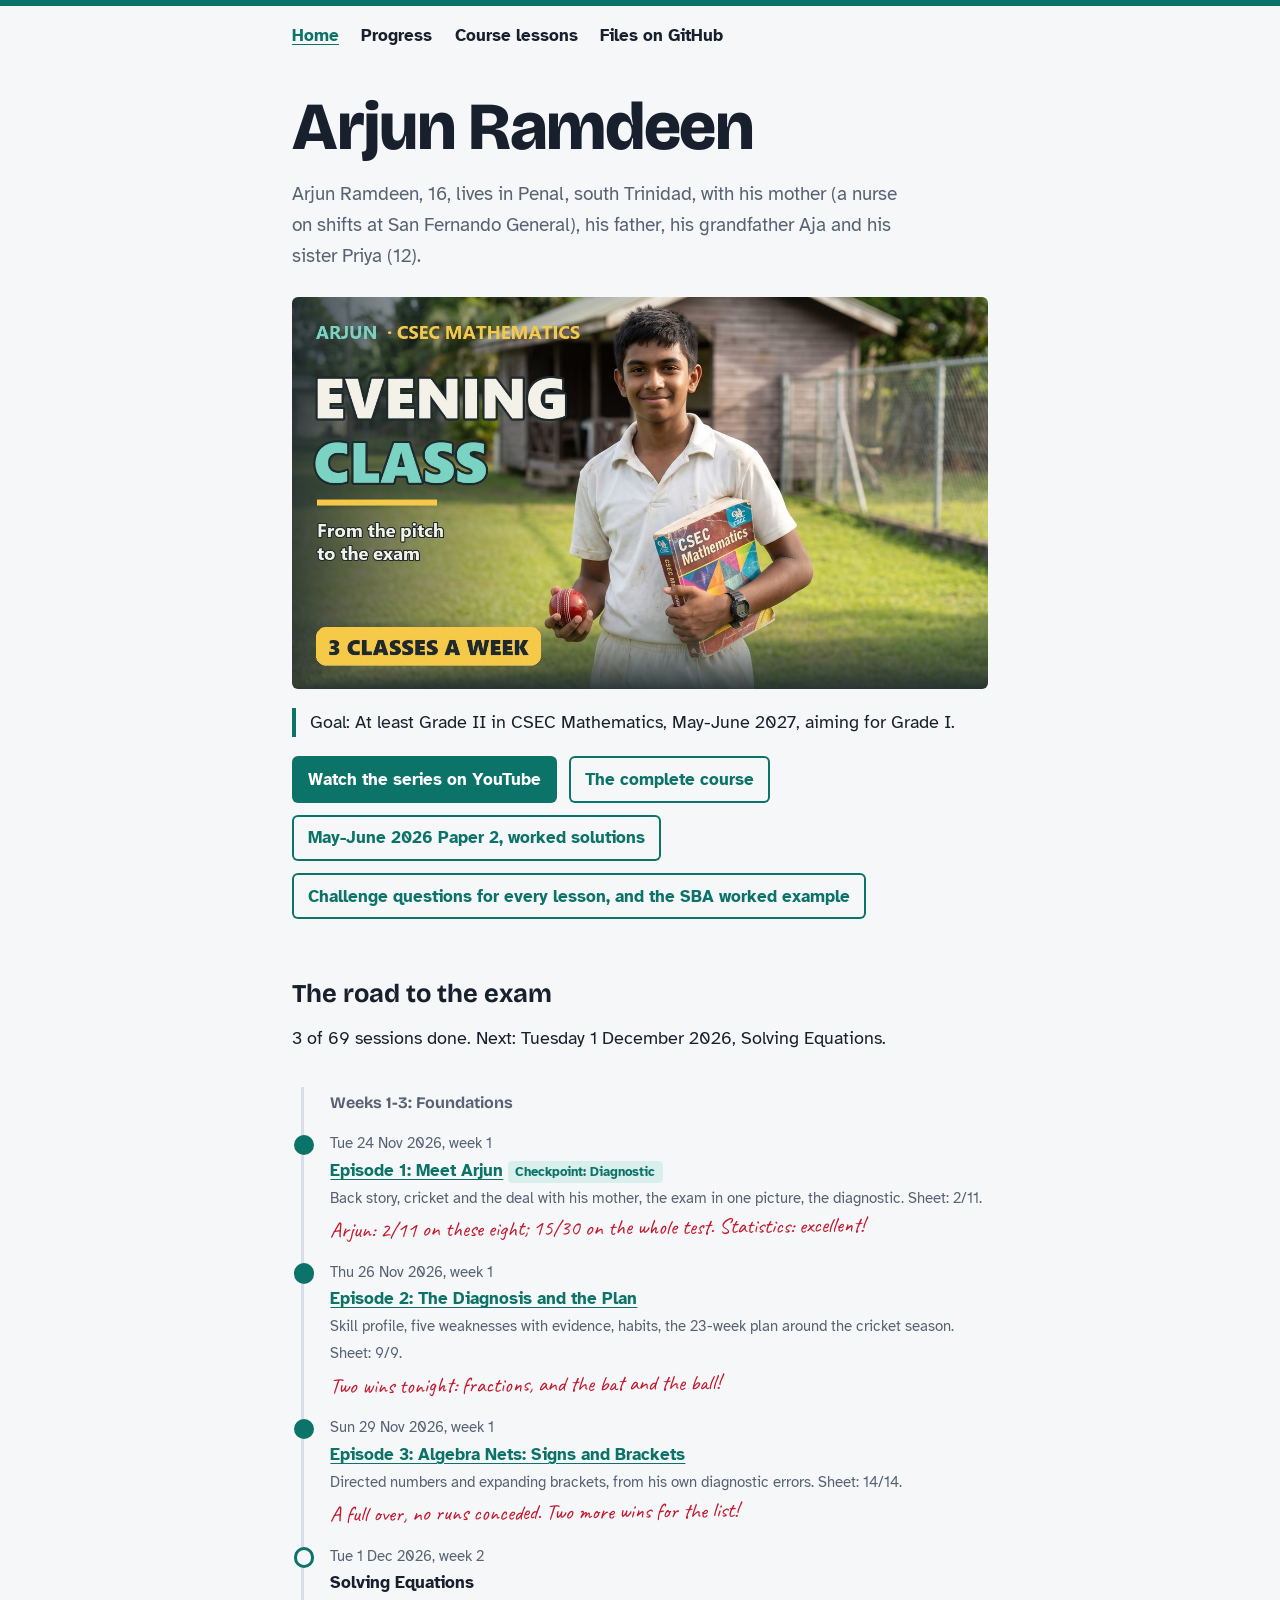
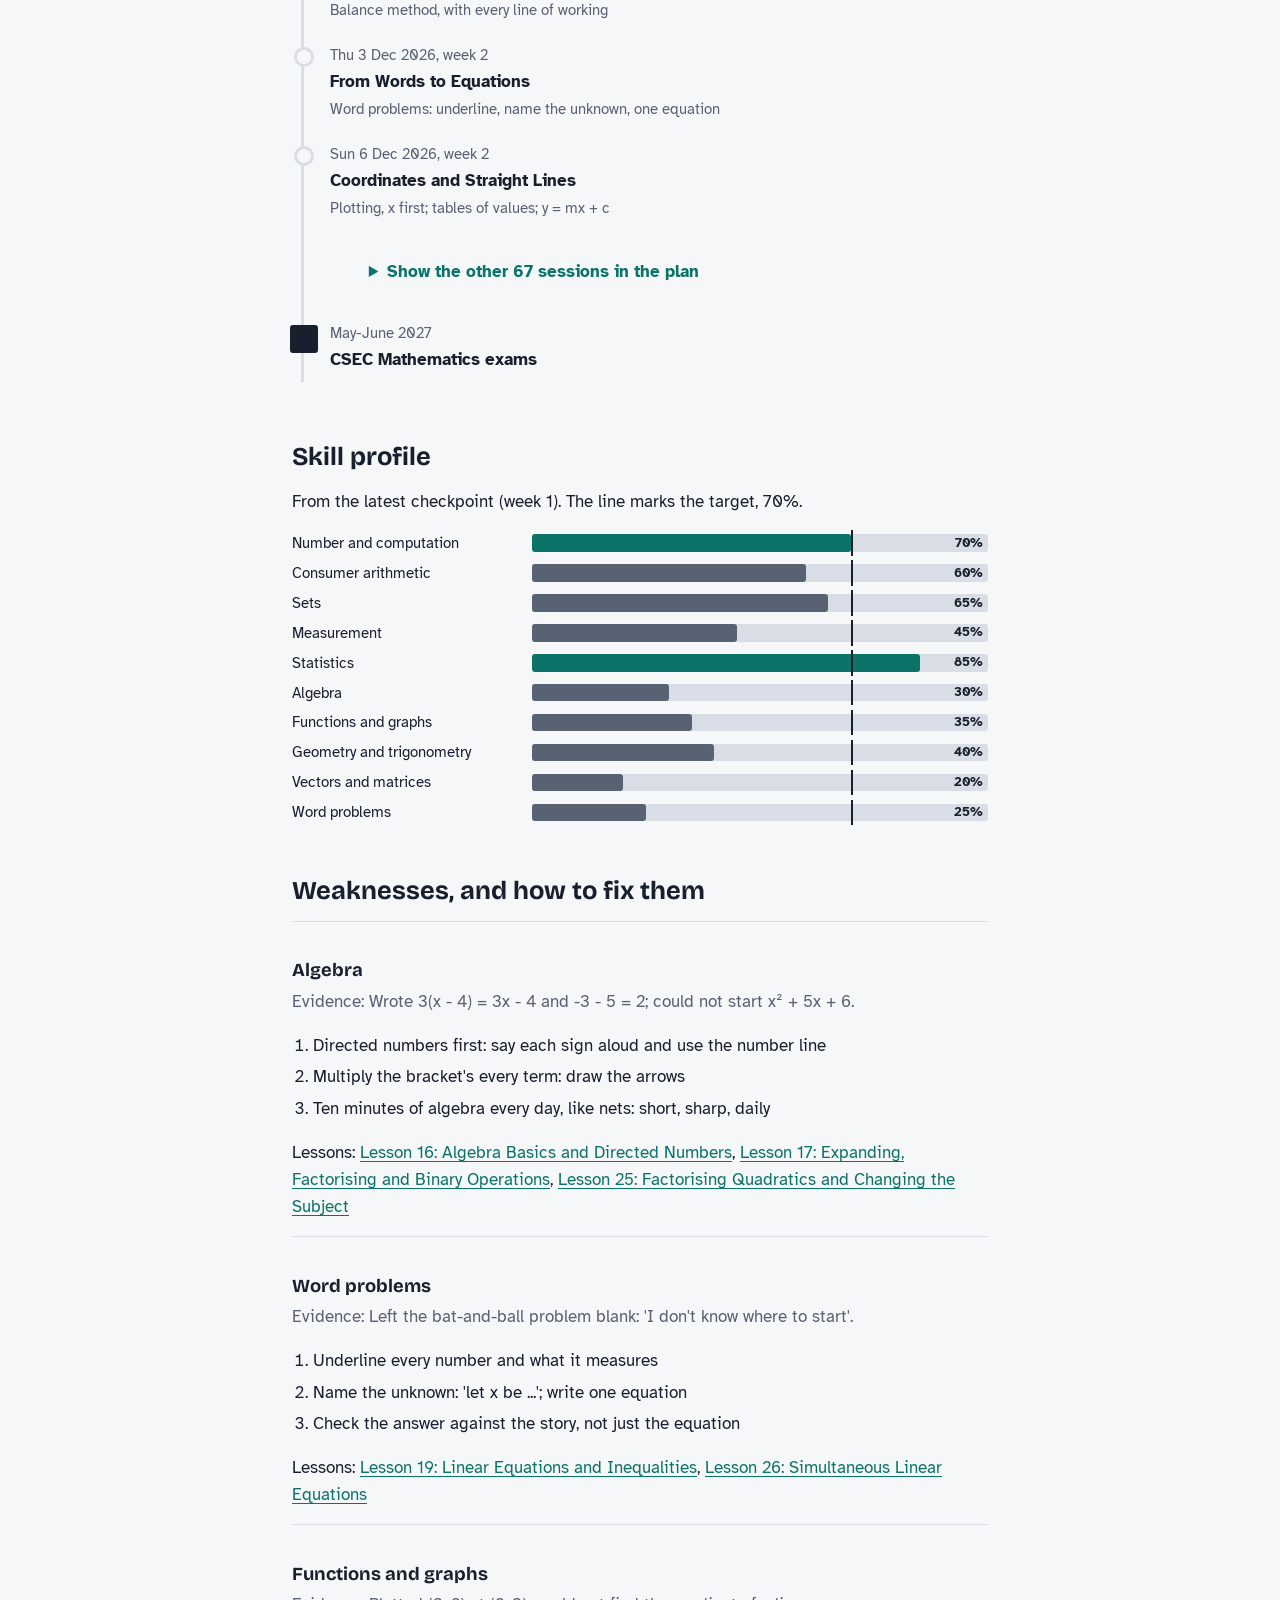
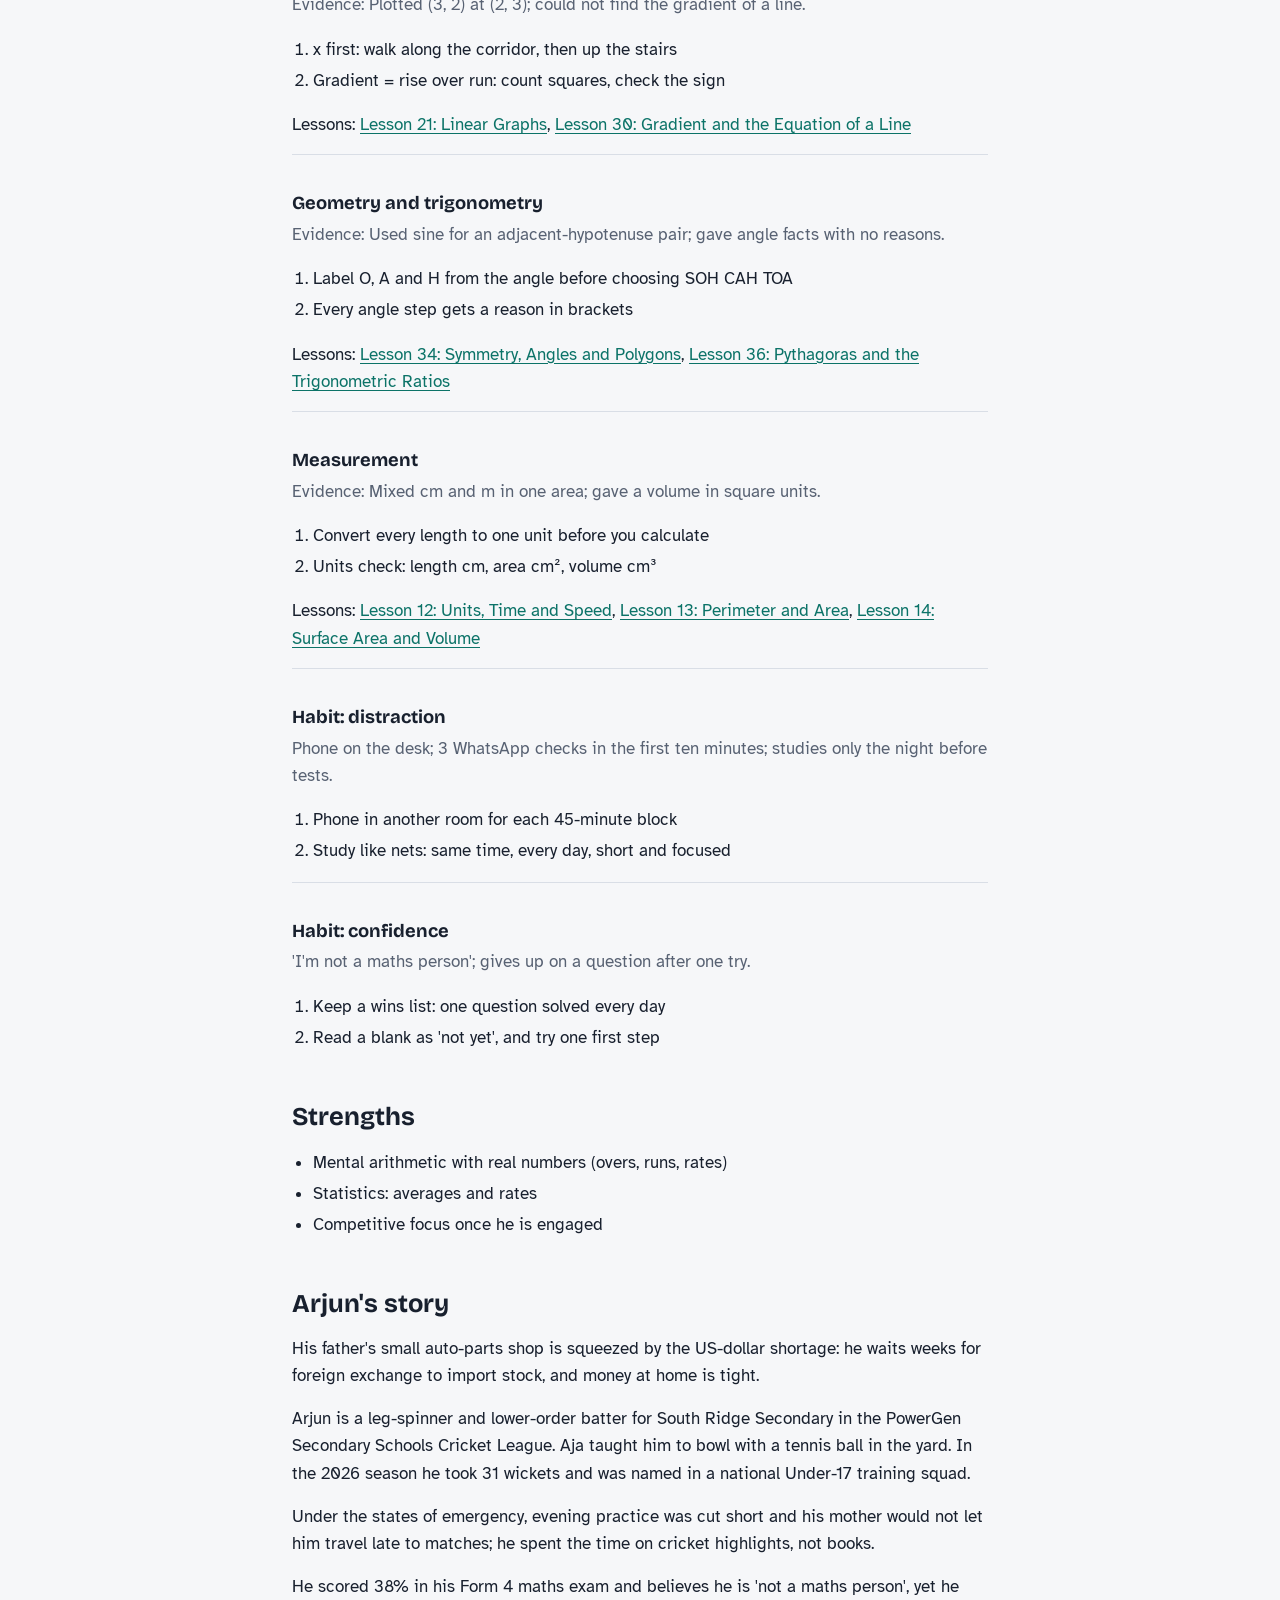
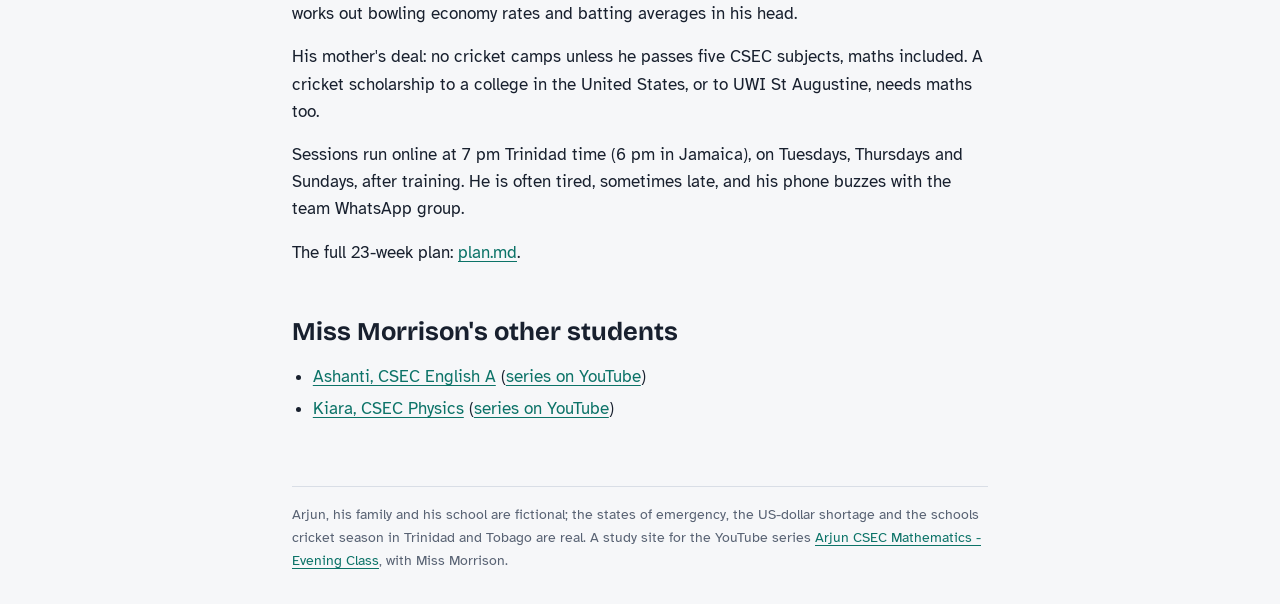
<file: index.html>
<!doctype html>
<html lang="en">
<head>
<meta charset="utf-8">
<meta name="viewport" content="width=device-width, initial-scale=1">
<title>Arjun Ramdeen: Road to CSEC Mathematics 2027</title>
<link rel="preconnect" href="https://fonts.googleapis.com">
<link rel="preconnect" href="https://fonts.gstatic.com" crossorigin>
<link rel="stylesheet" href="https://fonts.googleapis.com/css2?family=Atkinson+Hyperlegible:ital,wght@0,400;0,700;1,400&family=Bricolage+Grotesque:opsz,wght@12..96,600;12..96,800&family=Caveat:wght@600&display=swap">
<link rel="stylesheet" href="assets/site.css">
<style>:root { --accent: #0c7368; --accent-soft: #d9efec; }
@media (prefers-color-scheme: dark) { :root { --accent-soft: #262a33; } }</style>
<script data-goatcounter="https://csecgym-arjun.goatcounter.com/count" async src="https://gc.zgo.at/count.js"></script>
</head>
<body class="top">
<div class="wrap">
<nav class="nav" aria-label="Site"><a href="index.html" aria-current="page">Home</a><a href="index.html#road">Progress</a><a href="course.html">Course lessons</a><a href="https://github.com/csecgym/arjun.csec.2027.mathematics">Files on GitHub</a></nav>
<header class="hero">
<h1>Arjun Ramdeen</h1>
<p class="who">Arjun Ramdeen, 16, lives in Penal, south Trinidad, with his mother (a nurse on shifts at San Fernando General), his father, his grandfather Aja and his sister Priya (12).</p>
<img src="assets/cover.jpg" alt="" width="1280" height="720">
<p class="goal">Goal: At least Grade II in CSEC Mathematics, May-June 2027, aiming for Grade I.</p>
<div class="links"><a class="button" href="https://www.youtube.com/playlist?list=PLBsG3tuxOrZE">Watch the series on YouTube</a><a class="button quiet" href="https://www.youtube.com/playlist?list=PLUVKbsZosp2Q">The complete course</a><a class="button quiet" href="https://www.youtube.com/playlist?list=PLMlZ7s_Gxf0Y">May-June 2026 Paper 2, worked solutions</a><a class="button quiet" href="https://csecgym.github.io/csec.mathematics.challenge/">Challenge questions for every lesson, and the SBA worked example</a></div></header>
<h2 id="road">The road to the exam</h2>
<p class="status">3 of 69 sessions done. Next: Tuesday 1 December 2026, Solving Equations.</p>
<ol class="road"><li class="phase"><h3>Weeks 1-3: Foundations</h3></li><li class="done"><span class="when">Tue 24 Nov 2026, week 1</span><br><a class="title" href="episodes/ep-01.html">Episode 1: Meet Arjun</a><span class="tag">Checkpoint: Diagnostic</span><br><span class="focus">Back story, cricket and the deal with his mother, the exam in one picture, the diagnostic. Sheet: 2/11.</span><p class="note">Arjun: 2/11 on these eight; 15/30 on the whole test. Statistics: excellent!</p></li><li class="done"><span class="when">Thu 26 Nov 2026, week 1</span><br><a class="title" href="episodes/ep-02.html">Episode 2: The Diagnosis and the Plan</a><br><span class="focus">Skill profile, five weaknesses with evidence, habits, the 23-week plan around the cricket season. Sheet: 9/9.</span><p class="note">Two wins tonight: fractions, and the bat and the ball!</p></li><li class="done"><span class="when">Sun 29 Nov 2026, week 1</span><br><a class="title" href="episodes/ep-03.html">Episode 3: Algebra Nets: Signs and Brackets</a><br><span class="focus">Directed numbers and expanding brackets, from his own diagnostic errors. Sheet: 14/14.</span><p class="note">A full over, no runs conceded. Two more wins for the list!</p></li><li class="next"><span class="when">Tue 1 Dec 2026, week 2</span><br><span class="title">Solving Equations</span><br><span class="focus">Balance method, with every line of working</span></li><li class=""><span class="when">Thu 3 Dec 2026, week 2</span><br><span class="title">From Words to Equations</span><br><span class="focus">Word problems: underline, name the unknown, one equation</span></li><li class=""><span class="when">Sun 6 Dec 2026, week 2</span><br><span class="title">Coordinates and Straight Lines</span><br><span class="focus">Plotting, x first; tables of values; y = mx + c</span></li><li class="phase"><details><summary>Show the other 67 sessions in the plan</summary><ol class="road"><li class=""><span class="when">Tue 8 Dec 2026, week 3</span><br><span class="title">Powers and Standard Form</span><br><span class="focus">Indices and standard form</span></li><li class=""><span class="when">Thu 10 Dec 2026, week 3</span><br><span class="title">Algebraic Fractions and Indices</span><br><span class="focus">Laws of indices in algebra</span></li><li class=""><span class="when">Sun 13 Dec 2026, week 3</span><br><span class="title">Run Rates</span><br><span class="focus">Ratio, proportion and rates, with cricket</span></li><li class="phase"><h3>Weeks 4-9: Module 1: Number, money, measure</h3></li><li class=""><span class="when">Tue 15 Dec 2026, week 4</span><br><span class="title">Profit, Loss and Discount</span><br><span class="focus">Consumer arithmetic in his father&#x27;s shop</span></li><li class=""><span class="when">Thu 17 Dec 2026, week 4</span><br><span class="title">Interest and Hire Purchase</span><br><span class="focus">Simple and compound interest, hire purchase</span></li><li class=""><span class="when">Sun 20 Dec 2026, week 4</span><br><span class="title">Bills, Wages and Currency</span><br><span class="focus">Exchange rates and the US-dollar squeeze</span></li><li class=""><span class="when">Mon 21 Dec 2026, week 5</span><br><span class="title">Sets and Venn Diagrams</span><br><span class="focus">Set language, notation and two-set problems</span></li><li class=""><span class="when">Tue 22 Dec 2026, week 5</span><br><span class="title">Charts With Ashanti</span><span class="tag">With another student</span><br><span class="focus">Joint session with Ashanti Reid (CSEC English A): reading charts and tables, and reading word problems slowly</span></li><li class=""><span class="when">Wed 23 Dec 2026, week 5</span><br><span class="title">Christmas Nets</span><br><span class="focus">Mixed practice: twenty short questions</span></li><li class=""><span class="when">Tue 29 Dec 2026, week 6</span><br><span class="title">Number Bases and Sequences</span><br><span class="focus">Bases, number properties, patterns</span></li><li class=""><span class="when">Wed 30 Dec 2026, week 6</span><br><span class="title">Units, Time and Speed</span><br><span class="focus">Conversions and speed-distance-time</span></li><li class=""><span class="when">Thu 31 Dec 2026, week 6</span><br><span class="title">Year-End Review</span><br><span class="focus">What changed in six weeks</span></li><li class=""><span class="when">Tue 5 Jan 2027, week 7</span><br><span class="title">Perimeter and Area</span><br><span class="focus">Shapes, circles and composite areas</span></li><li class=""><span class="when">Thu 7 Jan 2027, week 7</span><br><span class="title">Surface Area and Volume</span><br><span class="focus">Prisms, cylinders, units</span></li><li class=""><span class="when">Sun 10 Jan 2027, week 7</span><br><span class="title">Error and Scale</span><br><span class="focus">Measurement error and scale drawings</span></li><li class=""><span class="when">Tue 12 Jan 2027, week 8</span><br><span class="title">Factorising Quadratics</span><br><span class="focus">Common factors, trinomials, difference of squares</span></li><li class=""><span class="when">Thu 14 Jan 2027, week 8</span><br><span class="title">Simultaneous Equations</span><br><span class="focus">Elimination and substitution</span></li><li class=""><span class="when">Sun 17 Jan 2027, week 8</span><br><span class="title">Quadratic Equations</span><br><span class="focus">Factorising and the formula</span></li><li class=""><span class="when">Tue 19 Jan 2027, week 9</span><br><span class="title">Module 1 Checkpoint</span><span class="tag">Checkpoint: Module 1 check</span><br><span class="focus">Timed test on weeks 1-8</span></li><li class=""><span class="when">Thu 21 Jan 2027, week 9</span><br><span class="title">Checkpoint Results</span><br><span class="focus">Updated skill profile; the plan around the SSCL season; SBA check-in: choosing the project and planning the data collection</span></li><li class=""><span class="when">Sun 24 Jan 2027, week 9</span><br><span class="title">Variation</span><br><span class="focus">Direct and inverse variation; linear-quadratic pairs</span></li><li class="phase"><h3>Weeks 10-15: Module 2: Algebra, graphs, geometry</h3></li><li class=""><span class="when">Tue 26 Jan 2027, week 10</span><br><span class="title">Relations and Functions</span><br><span class="focus">Mappings, function notation</span></li><li class=""><span class="when">Thu 28 Jan 2027, week 10</span><br><span class="title">Gradient and the Line</span><br><span class="focus">Gradient, midpoint, equation of a line</span></li><li class=""><span class="when">Sun 31 Jan 2027, week 10</span><br><span class="title">Composite and Inverse Functions</span><br><span class="focus">Composite and inverse functions</span></li><li class=""><span class="when">Tue 2 Feb 2027, week 11</span><br><span class="title">Quadratic Graphs</span><br><span class="focus">Plotting and reading parabolas</span></li><li class=""><span class="when">Thu 4 Feb 2027, week 11</span><br><span class="title">Batting Averages</span><br><span class="focus">Mean, median, mode and spread</span></li><li class=""><span class="when">Sun 7 Feb 2027, week 11</span><br><span class="title">Charts and Chance</span><br><span class="focus">Reading charts, inferences, first probability</span></li><li class=""><span class="when">Wed 10 Feb 2027, week 12</span><br><span class="title">Geometry Basics</span><br><span class="focus">Lines, angles and constructions (after Carnival)</span></li><li class=""><span class="when">Thu 11 Feb 2027, week 12</span><br><span class="title">Angles and Polygons</span><br><span class="focus">Angle facts with reasons</span></li><li class=""><span class="when">Sun 14 Feb 2027, week 12</span><br><span class="title">Congruence and Similarity</span><br><span class="focus">Similar shapes and solids</span></li><li class=""><span class="when">Tue 16 Feb 2027, week 13</span><br><span class="title">Pythagoras and SOH CAH TOA</span><br><span class="focus">Right-angled triangles</span></li><li class=""><span class="when">Thu 18 Feb 2027, week 13</span><br><span class="title">Elevation and Depression</span><br><span class="focus">Trig in context</span></li><li class=""><span class="when">Sun 21 Feb 2027, week 13</span><br><span class="title">Trig Clinic</span><br><span class="focus">Mixed trigonometry, every step labelled</span></li><li class=""><span class="when">Tue 23 Feb 2027, week 14</span><br><span class="title">Vectors</span><br><span class="focus">Column vectors and their arithmetic</span></li><li class=""><span class="when">Thu 25 Feb 2027, week 14</span><br><span class="title">Matrices</span><br><span class="focus">Matrix arithmetic</span></li><li class=""><span class="when">Sun 28 Feb 2027, week 14</span><br><span class="title">Mixed Practice</span><br><span class="focus">Paper 2 style, Module 2 topics</span></li><li class=""><span class="when">Tue 2 Mar 2027, week 15</span><br><span class="title">Module 2 Checkpoint</span><span class="tag">Checkpoint: Module 2 check</span><br><span class="focus">Timed test on weeks 10-14</span></li><li class=""><span class="when">Thu 4 Mar 2027, week 15</span><br><span class="title">Checkpoint Results</span><br><span class="focus">Updated skill profile; adjust the plan; SBA check-in: data collected and the write-up started</span></li><li class=""><span class="when">Sun 7 Mar 2027, week 15</span><br><span class="title">Grouped Data</span><br><span class="focus">Histograms and frequency polygons</span></li><li class="phase"><h3>Weeks 16-19: Module 3: Higher topics</h3></li><li class=""><span class="when">Tue 9 Mar 2027, week 16</span><br><span class="title">Cumulative Frequency</span><br><span class="focus">Grouped averages, ogives, quartiles</span></li><li class=""><span class="when">Thu 11 Mar 2027, week 16</span><br><span class="title">Probability</span><br><span class="focus">Combined events and tree diagrams</span></li><li class=""><span class="when">Sun 14 Mar 2027, week 16</span><br><span class="title">Linear Programming</span><br><span class="focus">Inequalities and regions</span></li><li class=""><span class="when">Tue 16 Mar 2027, week 17</span><br><span class="title">Travel Graphs</span><br><span class="focus">Distance-time and speed-time graphs</span></li><li class=""><span class="when">Thu 18 Mar 2027, week 17</span><br><span class="title">Circle Theorems</span><br><span class="focus">The theorems, with reasons</span></li><li class=""><span class="when">Sun 21 Mar 2027, week 17</span><br><span class="title">Transformations</span><br><span class="focus">Reflections, rotations, enlargements</span></li><li class=""><span class="when">Tue 23 Mar 2027, week 18</span><br><span class="title">Sine and Cosine Rules</span><br><span class="focus">Non-right triangles, area, segments</span></li><li class=""><span class="when">Thu 25 Mar 2027, week 18</span><br><span class="title">Bearings</span><br><span class="focus">Bearings and back-bearings</span></li><li class=""><span class="when">Sat 27 Mar 2027, week 18</span><br><span class="title">Vector Geometry and Matrix Maps</span><br><span class="focus">Position vectors; matrix transformations (moved for Easter)</span></li><li class=""><span class="when">Tue 30 Mar 2027, week 19</span><br><span class="title">Module 3 Checkpoint</span><span class="tag">Checkpoint: Module 3 check</span><br><span class="focus">Timed test on weeks 15-18</span></li><li class=""><span class="when">Thu 1 Apr 2027, week 19</span><br><span class="title">Results and the SBA</span><br><span class="focus">Updated profile; SBA final checks</span></li><li class=""><span class="when">Sun 4 Apr 2027, week 19</span><br><span class="title">Exam Strategy</span><br><span class="focus">Timing plans for both papers</span></li><li class="phase"><h3>Weeks 20-23: Exam rehearsal</h3></li><li class=""><span class="when">Tue 6 Apr 2027, week 20</span><br><span class="title">Paper 2, Timed</span><span class="tag">Checkpoint: Paper 2</span><br><span class="focus">The May-June 2026 Paper 2 in 2 h 40 min</span></li><li class=""><span class="when">Thu 8 Apr 2027, week 20</span><br><span class="title">Paper 2 Review</span><br><span class="focus">Marked with the worked-solution videos</span></li><li class=""><span class="when">Sun 11 Apr 2027, week 20</span><br><span class="title">Fix the Gaps 1</span><br><span class="focus">The marks he lost, by topic</span></li><li class=""><span class="when">Tue 13 Apr 2027, week 21</span><br><span class="title">Paper 1 Practice</span><span class="tag">Checkpoint: Paper 1</span><br><span class="focus">60 multiple-choice items in 90 minutes</span></li><li class=""><span class="when">Thu 15 Apr 2027, week 21</span><br><span class="title">Paper 1 Review</span><br><span class="focus">Item analysis by topic</span></li><li class=""><span class="when">Sun 18 Apr 2027, week 21</span><br><span class="title">Fix the Gaps 2</span><br><span class="focus">Rewrites and retries</span></li><li class=""><span class="when">Tue 20 Apr 2027, week 22</span><br><span class="title">Weakness Clinic: Algebra</span><br><span class="focus">Three timed algebra questions</span></li><li class=""><span class="when">Thu 22 Apr 2027, week 22</span><br><span class="title">Weakness Clinic: Word Problems</span><br><span class="focus">From story to equation, under time</span></li><li class=""><span class="when">Sun 25 Apr 2027, week 22</span><br><span class="title">Weakness Clinic: Geometry</span><br><span class="focus">Trig and angle reasons under time</span></li><li class=""><span class="when">Tue 27 Apr 2027, week 23</span><br><span class="title">The Last Rehearsal</span><span class="tag">Checkpoint: Final</span><br><span class="focus">Mixed timed practice</span></li><li class=""><span class="when">Thu 29 Apr 2027, week 23</span><br><span class="title">Final Profile</span><br><span class="focus">The skill profile, Week 1 against Week 23</span></li><li class=""><span class="when">Fri 30 Apr 2027, week 23</span><br><span class="title">Exam-Day Plan</span><br><span class="focus">Sleep, timing, the equipment list; the send-off</span></li></ol></details></li><li class="exam"><span class="when">May-June 2027</span><br><span class="title">CSEC Mathematics exams</span></li></ol>
<h2>Skill profile</h2>
<p>From the latest checkpoint (week 1). The line marks the target, 70%.</p>
<div class="skills"><span class="name">Number and computation</span><div class="bar " role="img" aria-label="Number and computation: 70%"><span style="width:70%"></span><i class="target" style="left:70%"></i><b>70%</b></div><span class="name">Consumer arithmetic</span><div class="bar below" role="img" aria-label="Consumer arithmetic: 60%"><span style="width:60%"></span><i class="target" style="left:70%"></i><b>60%</b></div><span class="name">Sets</span><div class="bar below" role="img" aria-label="Sets: 65%"><span style="width:65%"></span><i class="target" style="left:70%"></i><b>65%</b></div><span class="name">Measurement</span><div class="bar below" role="img" aria-label="Measurement: 45%"><span style="width:45%"></span><i class="target" style="left:70%"></i><b>45%</b></div><span class="name">Statistics</span><div class="bar " role="img" aria-label="Statistics: 85%"><span style="width:85%"></span><i class="target" style="left:70%"></i><b>85%</b></div><span class="name">Algebra</span><div class="bar below" role="img" aria-label="Algebra: 30%"><span style="width:30%"></span><i class="target" style="left:70%"></i><b>30%</b></div><span class="name">Functions and graphs</span><div class="bar below" role="img" aria-label="Functions and graphs: 35%"><span style="width:35%"></span><i class="target" style="left:70%"></i><b>35%</b></div><span class="name">Geometry and trigonometry</span><div class="bar below" role="img" aria-label="Geometry and trigonometry: 40%"><span style="width:40%"></span><i class="target" style="left:70%"></i><b>40%</b></div><span class="name">Vectors and matrices</span><div class="bar below" role="img" aria-label="Vectors and matrices: 20%"><span style="width:20%"></span><i class="target" style="left:70%"></i><b>20%</b></div><span class="name">Word problems</span><div class="bar below" role="img" aria-label="Word problems: 25%"><span style="width:25%"></span><i class="target" style="left:70%"></i><b>25%</b></div></div>
<h2>Weaknesses, and how to fix them</h2>
<div class="weak"><h3>Algebra</h3><p class="evidence">Evidence: Wrote 3(x - 4) = 3x - 4 and -3 - 5 = 2; could not start x² + 5x + 6.</p><ol><li>Directed numbers first: say each sign aloud and use the number line</li><li>Multiply the bracket&#x27;s every term: draw the arrows</li><li>Ten minutes of algebra every day, like nets: short, sharp, daily</li></ol><p>Lessons: <a href="https://youtu.be/4-Zzax2aoyw">Lesson 16: Algebra Basics and Directed Numbers</a>, <a href="https://youtu.be/uGooCxmFCk0">Lesson 17: Expanding, Factorising and Binary Operations</a>, <a href="https://youtu.be/LGgN0Dso6To">Lesson 25: Factorising Quadratics and Changing the Subject</a></p></div>
<div class="weak"><h3>Word problems</h3><p class="evidence">Evidence: Left the bat-and-ball problem blank: &#x27;I don&#x27;t know where to start&#x27;.</p><ol><li>Underline every number and what it measures</li><li>Name the unknown: &#x27;let x be ...&#x27;; write one equation</li><li>Check the answer against the story, not just the equation</li></ol><p>Lessons: <a href="https://youtu.be/94bKhHAmcm0">Lesson 19: Linear Equations and Inequalities</a>, <a href="https://youtu.be/WxdUrHyGJH8">Lesson 26: Simultaneous Linear Equations</a></p></div>
<div class="weak"><h3>Functions and graphs</h3><p class="evidence">Evidence: Plotted (3, 2) at (2, 3); could not find the gradient of a line.</p><ol><li>x first: walk along the corridor, then up the stairs</li><li>Gradient = rise over run: count squares, check the sign</li></ol><p>Lessons: <a href="https://youtu.be/qVE9czSgM_A">Lesson 21: Linear Graphs</a>, <a href="https://youtu.be/QpE2GsDDZIY">Lesson 30: Gradient and the Equation of a Line</a></p></div>
<div class="weak"><h3>Geometry and trigonometry</h3><p class="evidence">Evidence: Used sine for an adjacent-hypotenuse pair; gave angle facts with no reasons.</p><ol><li>Label O, A and H from the angle before choosing SOH CAH TOA</li><li>Every angle step gets a reason in brackets</li></ol><p>Lessons: <a href="https://youtu.be/pEYXm2aI_kE">Lesson 34: Symmetry, Angles and Polygons</a>, <a href="https://youtu.be/U-PAJnl_0XQ">Lesson 36: Pythagoras and the Trigonometric Ratios</a></p></div>
<div class="weak"><h3>Measurement</h3><p class="evidence">Evidence: Mixed cm and m in one area; gave a volume in square units.</p><ol><li>Convert every length to one unit before you calculate</li><li>Units check: length cm, area cm², volume cm³</li></ol><p>Lessons: <a href="https://youtu.be/fufqn0YD3iY">Lesson 12: Units, Time and Speed</a>, <a href="https://youtu.be/HuiR5GMhMa8">Lesson 13: Perimeter and Area</a>, <a href="https://youtu.be/OoOTmwRr4HU">Lesson 14: Surface Area and Volume</a></p></div>
<div class="weak"><h3>Habit: distraction</h3><p class="evidence">Phone on the desk; 3 WhatsApp checks in the first ten minutes; studies only the night before tests.</p><ol><li>Phone in another room for each 45-minute block</li><li>Study like nets: same time, every day, short and focused</li></ol></div>
<div class="weak"><h3>Habit: confidence</h3><p class="evidence">&#x27;I&#x27;m not a maths person&#x27;; gives up on a question after one try.</p><ol><li>Keep a wins list: one question solved every day</li><li>Read a blank as &#x27;not yet&#x27;, and try one first step</li></ol></div>
<h2>Strengths</h2><ul><li>Mental arithmetic with real numbers (overs, runs, rates)</li><li>Statistics: averages and rates</li><li>Competitive focus once he is engaged</li></ul>
<h2>Arjun's story</h2><p>His father&#x27;s small auto-parts shop is squeezed by the US-dollar shortage: he waits weeks for foreign exchange to import stock, and money at home is tight.</p><p>Arjun is a leg-spinner and lower-order batter for South Ridge Secondary in the PowerGen Secondary Schools Cricket League. Aja taught him to bowl with a tennis ball in the yard. In the 2026 season he took 31 wickets and was named in a national Under-17 training squad.</p><p>Under the states of emergency, evening practice was cut short and his mother would not let him travel late to matches; he spent the time on cricket highlights, not books.</p><p>He scored 38% in his Form 4 maths exam and believes he is &#x27;not a maths person&#x27;, yet he works out bowling economy rates and batting averages in his head.</p><p>His mother&#x27;s deal: no cricket camps unless he passes five CSEC subjects, maths included. A cricket scholarship to a college in the United States, or to UWI St Augustine, needs maths too.</p><p>Sessions run online at 7 pm Trinidad time (6 pm in Jamaica), on Tuesdays, Thursdays and Sundays, after training. He is often tired, sometimes late, and his phone buzzes with the team WhatsApp group.</p>
<p>The full 23-week plan: <a href="https://github.com/csecgym/arjun.csec.2027.mathematics/blob/main/plan.md">plan.md</a>.</p>
<h2>Miss Morrison's other students</h2><ul><li><a href="https://csecgym.github.io/ashanti.csec.2027.english/">Ashanti, CSEC English A</a> (<a href="https://www.youtube.com/playlist?list=PLXU28KFyF9wc">series on YouTube</a>)</li><li><a href="https://csecgym.github.io/kiara.csec.2027.physics/">Kiara, CSEC Physics</a> (<a href="https://www.youtube.com/playlist?list=PLXpLmmIybE5c">series on YouTube</a>)</li></ul>
<footer>Arjun, his family and his school are fictional; the states of emergency, the US-dollar shortage and the schools cricket season in Trinidad and Tobago are real. A study site for the YouTube series <a href="https://www.youtube.com/playlist?list=PLBsG3tuxOrZE">Arjun CSEC Mathematics - Evening Class</a>, with Miss Morrison.</footer>
</div>
</body>
</html>
</file>
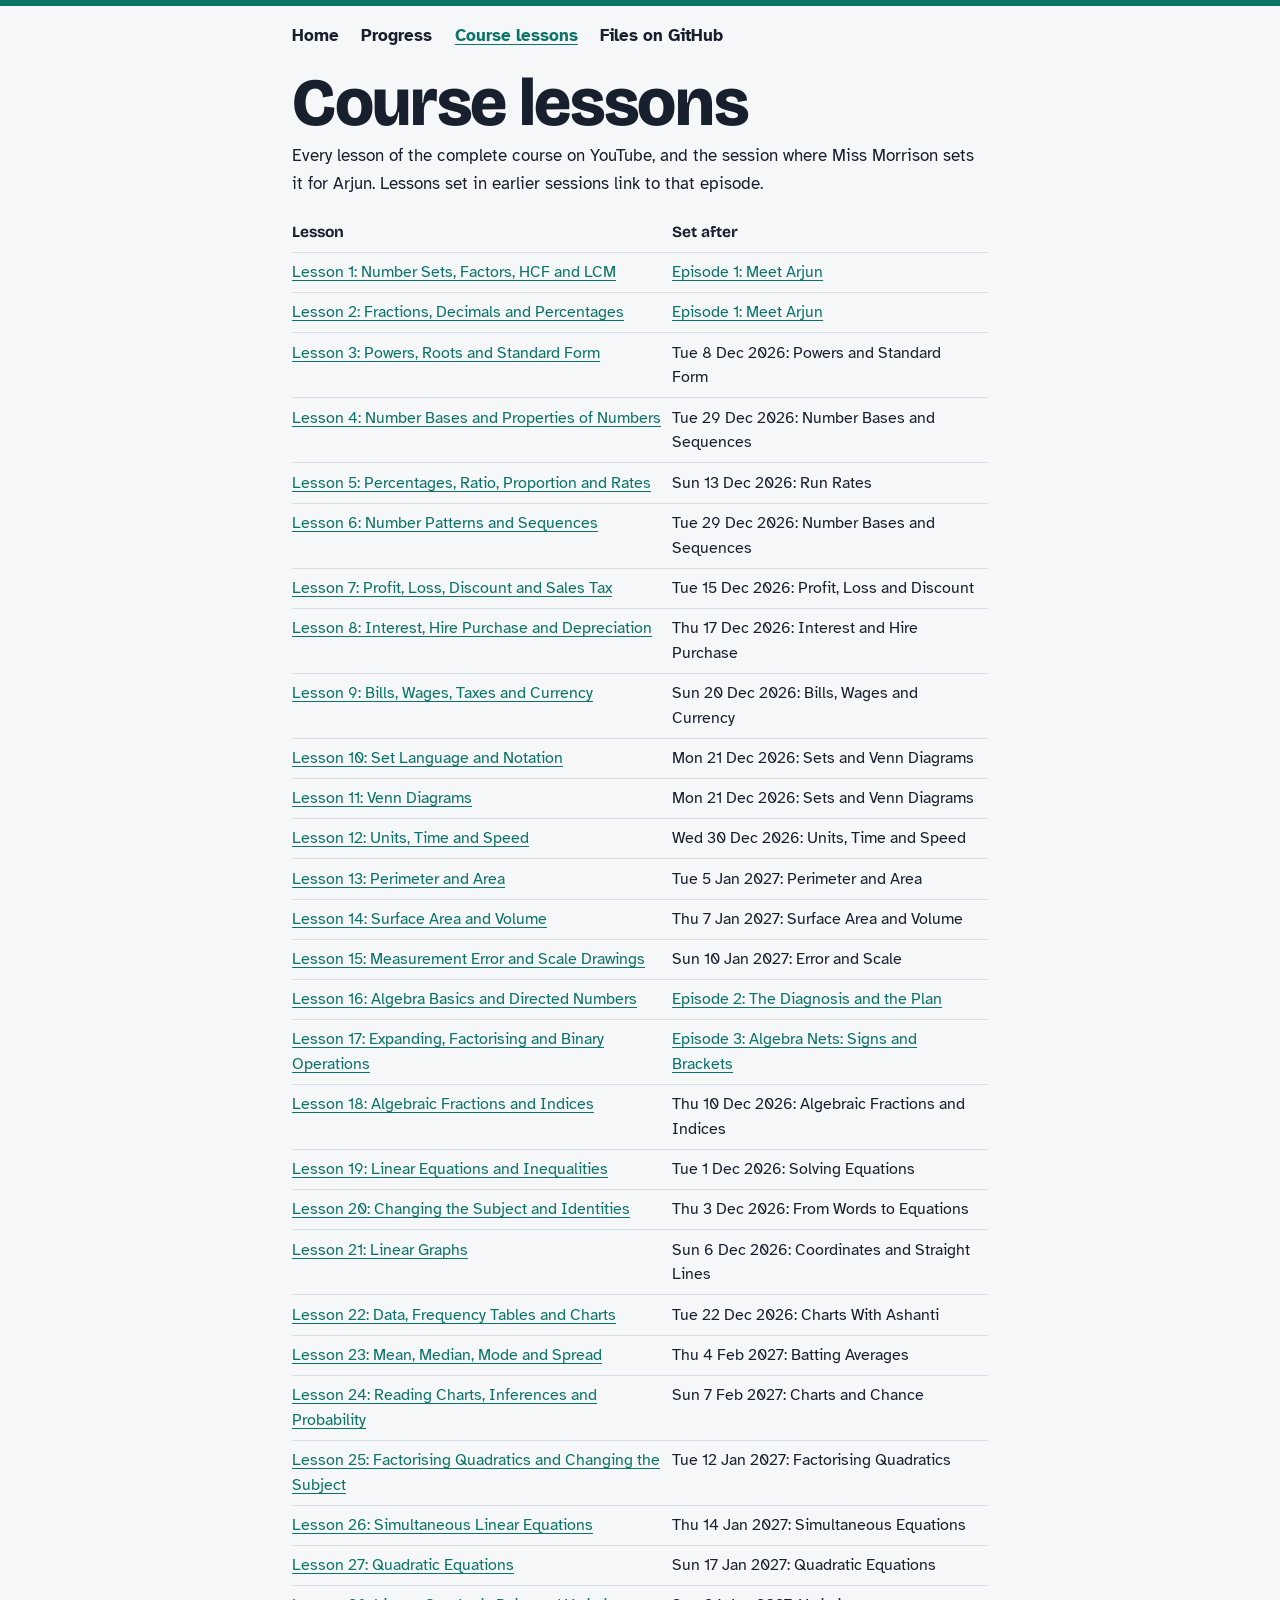
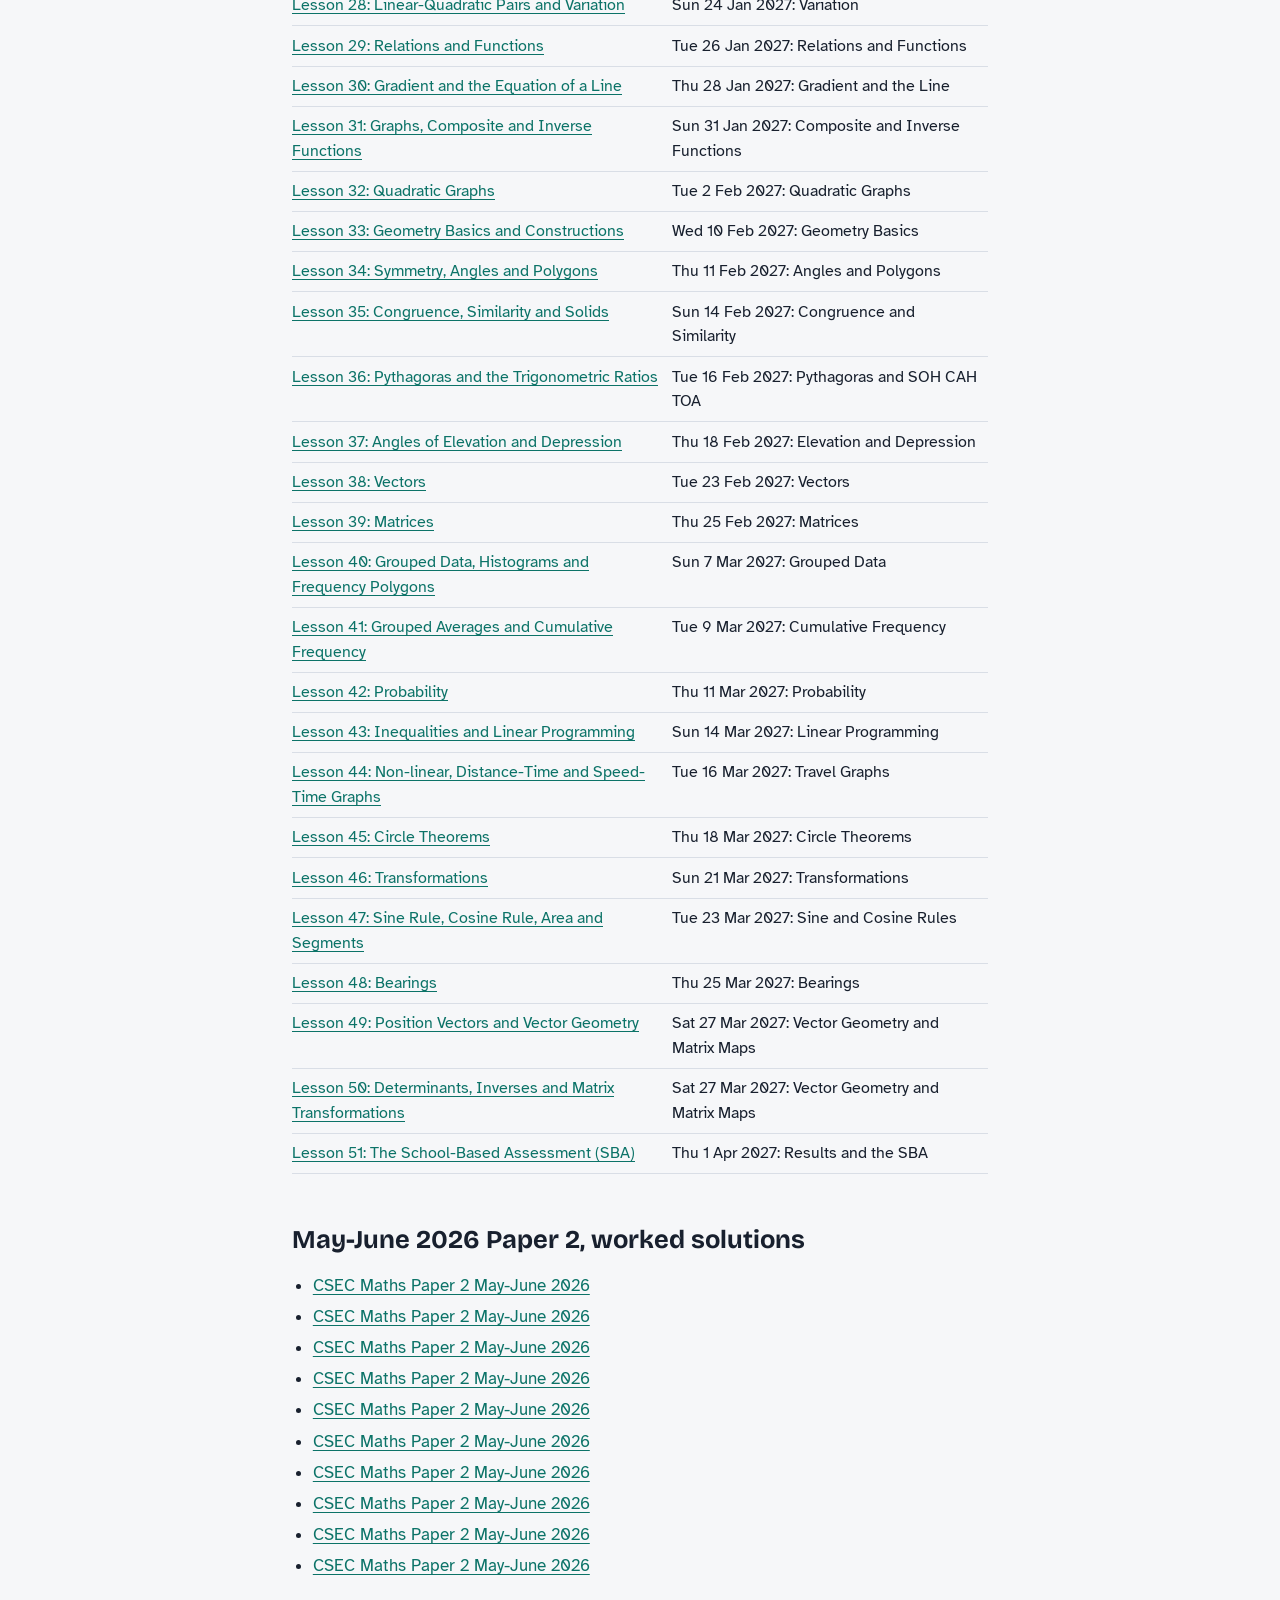
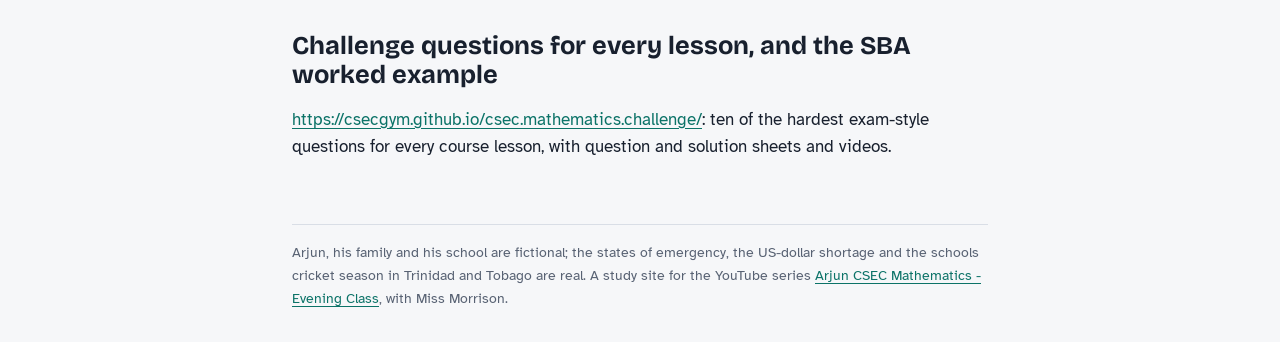
<file: course.html>
<!doctype html>
<html lang="en">
<head>
<meta charset="utf-8">
<meta name="viewport" content="width=device-width, initial-scale=1">
<title>Course lessons | Arjun Ramdeen</title>
<link rel="preconnect" href="https://fonts.googleapis.com">
<link rel="preconnect" href="https://fonts.gstatic.com" crossorigin>
<link rel="stylesheet" href="https://fonts.googleapis.com/css2?family=Atkinson+Hyperlegible:ital,wght@0,400;0,700;1,400&family=Bricolage+Grotesque:opsz,wght@12..96,600;12..96,800&family=Caveat:wght@600&display=swap">
<link rel="stylesheet" href="assets/site.css">
<style>:root { --accent: #0c7368; --accent-soft: #d9efec; }
@media (prefers-color-scheme: dark) { :root { --accent-soft: #262a33; } }</style>
<script data-goatcounter="https://csecgym-arjun.goatcounter.com/count" async src="https://gc.zgo.at/count.js"></script>
</head>
<body class="top">
<div class="wrap">
<nav class="nav" aria-label="Site"><a href="index.html">Home</a><a href="index.html#road">Progress</a><a href="course.html" aria-current="page">Course lessons</a><a href="https://github.com/csecgym/arjun.csec.2027.mathematics">Files on GitHub</a></nav>
<h1>Course lessons</h1>
<p>Every lesson of the complete course on YouTube, and the session where Miss Morrison sets it for Arjun. Lessons set in earlier sessions link to that episode.</p>
<table><tr><th>Lesson</th><th>Set after</th></tr>
<tr><td><a href="https://youtu.be/4TbGLOBE1W4">Lesson 1: Number Sets, Factors, HCF and LCM</a></td><td><a href="episodes/ep-01.html">Episode 1: Meet Arjun</a></td></tr>
<tr><td><a href="https://youtu.be/-sMInE3QpkY">Lesson 2: Fractions, Decimals and Percentages</a></td><td><a href="episodes/ep-01.html">Episode 1: Meet Arjun</a></td></tr>
<tr><td><a href="https://youtu.be/NlP2aVE6nc8">Lesson 3: Powers, Roots and Standard Form</a></td><td>Tue 8 Dec 2026: Powers and Standard Form</td></tr>
<tr><td><a href="https://youtu.be/EwvetPlFLZs">Lesson 4: Number Bases and Properties of Numbers</a></td><td>Tue 29 Dec 2026: Number Bases and Sequences</td></tr>
<tr><td><a href="https://youtu.be/UZWyPr8FP6A">Lesson 5: Percentages, Ratio, Proportion and Rates</a></td><td>Sun 13 Dec 2026: Run Rates</td></tr>
<tr><td><a href="https://youtu.be/-hEsmsmsu9A">Lesson 6: Number Patterns and Sequences</a></td><td>Tue 29 Dec 2026: Number Bases and Sequences</td></tr>
<tr><td><a href="https://youtu.be/UdYXzppyRr4">Lesson 7: Profit, Loss, Discount and Sales Tax</a></td><td>Tue 15 Dec 2026: Profit, Loss and Discount</td></tr>
<tr><td><a href="https://youtu.be/cupWryNkZ3k">Lesson 8: Interest, Hire Purchase and Depreciation</a></td><td>Thu 17 Dec 2026: Interest and Hire Purchase</td></tr>
<tr><td><a href="https://youtu.be/y94GaE83WGQ">Lesson 9: Bills, Wages, Taxes and Currency</a></td><td>Sun 20 Dec 2026: Bills, Wages and Currency</td></tr>
<tr><td><a href="https://youtu.be/X_YkMWZ2NMM">Lesson 10: Set Language and Notation</a></td><td>Mon 21 Dec 2026: Sets and Venn Diagrams</td></tr>
<tr><td><a href="https://youtu.be/xXwsnUObrCY">Lesson 11: Venn Diagrams</a></td><td>Mon 21 Dec 2026: Sets and Venn Diagrams</td></tr>
<tr><td><a href="https://youtu.be/fufqn0YD3iY">Lesson 12: Units, Time and Speed</a></td><td>Wed 30 Dec 2026: Units, Time and Speed</td></tr>
<tr><td><a href="https://youtu.be/HuiR5GMhMa8">Lesson 13: Perimeter and Area</a></td><td>Tue 5 Jan 2027: Perimeter and Area</td></tr>
<tr><td><a href="https://youtu.be/OoOTmwRr4HU">Lesson 14: Surface Area and Volume</a></td><td>Thu 7 Jan 2027: Surface Area and Volume</td></tr>
<tr><td><a href="https://youtu.be/UGsI-bIMFu0">Lesson 15: Measurement Error and Scale Drawings</a></td><td>Sun 10 Jan 2027: Error and Scale</td></tr>
<tr><td><a href="https://youtu.be/4-Zzax2aoyw">Lesson 16: Algebra Basics and Directed Numbers</a></td><td><a href="episodes/ep-02.html">Episode 2: The Diagnosis and the Plan</a></td></tr>
<tr><td><a href="https://youtu.be/uGooCxmFCk0">Lesson 17: Expanding, Factorising and Binary Operations</a></td><td><a href="episodes/ep-03.html">Episode 3: Algebra Nets: Signs and Brackets</a></td></tr>
<tr><td><a href="https://youtu.be/RdrYvrP3B8c">Lesson 18: Algebraic Fractions and Indices</a></td><td>Thu 10 Dec 2026: Algebraic Fractions and Indices</td></tr>
<tr><td><a href="https://youtu.be/94bKhHAmcm0">Lesson 19: Linear Equations and Inequalities</a></td><td>Tue 1 Dec 2026: Solving Equations</td></tr>
<tr><td><a href="https://youtu.be/3gPwBpdkwMA">Lesson 20: Changing the Subject and Identities</a></td><td>Thu 3 Dec 2026: From Words to Equations</td></tr>
<tr><td><a href="https://youtu.be/qVE9czSgM_A">Lesson 21: Linear Graphs</a></td><td>Sun 6 Dec 2026: Coordinates and Straight Lines</td></tr>
<tr><td><a href="https://youtu.be/QpU2pY22WXw">Lesson 22: Data, Frequency Tables and Charts</a></td><td>Tue 22 Dec 2026: Charts With Ashanti</td></tr>
<tr><td><a href="https://youtu.be/nJw788AX_fA">Lesson 23: Mean, Median, Mode and Spread</a></td><td>Thu 4 Feb 2027: Batting Averages</td></tr>
<tr><td><a href="https://youtu.be/ZWjRyQLd3ZY">Lesson 24: Reading Charts, Inferences and Probability</a></td><td>Sun 7 Feb 2027: Charts and Chance</td></tr>
<tr><td><a href="https://youtu.be/LGgN0Dso6To">Lesson 25: Factorising Quadratics and Changing the Subject</a></td><td>Tue 12 Jan 2027: Factorising Quadratics</td></tr>
<tr><td><a href="https://youtu.be/WxdUrHyGJH8">Lesson 26: Simultaneous Linear Equations</a></td><td>Thu 14 Jan 2027: Simultaneous Equations</td></tr>
<tr><td><a href="https://youtu.be/gunoKaPBnhc">Lesson 27: Quadratic Equations</a></td><td>Sun 17 Jan 2027: Quadratic Equations</td></tr>
<tr><td><a href="https://youtu.be/XQ1wW_QryIs">Lesson 28: Linear-Quadratic Pairs and Variation</a></td><td>Sun 24 Jan 2027: Variation</td></tr>
<tr><td><a href="https://youtu.be/JBk09IVM034">Lesson 29: Relations and Functions</a></td><td>Tue 26 Jan 2027: Relations and Functions</td></tr>
<tr><td><a href="https://youtu.be/QpE2GsDDZIY">Lesson 30: Gradient and the Equation of a Line</a></td><td>Thu 28 Jan 2027: Gradient and the Line</td></tr>
<tr><td><a href="https://youtu.be/xxKrayTIXxk">Lesson 31: Graphs, Composite and Inverse Functions</a></td><td>Sun 31 Jan 2027: Composite and Inverse Functions</td></tr>
<tr><td><a href="https://youtu.be/w9Z3gyn5f9Y">Lesson 32: Quadratic Graphs</a></td><td>Tue 2 Feb 2027: Quadratic Graphs</td></tr>
<tr><td><a href="https://youtu.be/ynxkZb6mLgY">Lesson 33: Geometry Basics and Constructions</a></td><td>Wed 10 Feb 2027: Geometry Basics</td></tr>
<tr><td><a href="https://youtu.be/pEYXm2aI_kE">Lesson 34: Symmetry, Angles and Polygons</a></td><td>Thu 11 Feb 2027: Angles and Polygons</td></tr>
<tr><td><a href="https://youtu.be/V5wwWWcCDH0">Lesson 35: Congruence, Similarity and Solids</a></td><td>Sun 14 Feb 2027: Congruence and Similarity</td></tr>
<tr><td><a href="https://youtu.be/U-PAJnl_0XQ">Lesson 36: Pythagoras and the Trigonometric Ratios</a></td><td>Tue 16 Feb 2027: Pythagoras and SOH CAH TOA</td></tr>
<tr><td><a href="https://youtu.be/X-Q8E8dVgYo">Lesson 37: Angles of Elevation and Depression</a></td><td>Thu 18 Feb 2027: Elevation and Depression</td></tr>
<tr><td><a href="https://youtu.be/C__YDLQX4pM">Lesson 38: Vectors</a></td><td>Tue 23 Feb 2027: Vectors</td></tr>
<tr><td><a href="https://youtu.be/9R8lv8D24eE">Lesson 39: Matrices</a></td><td>Thu 25 Feb 2027: Matrices</td></tr>
<tr><td><a href="https://youtu.be/PABhkYTqZEQ">Lesson 40: Grouped Data, Histograms and Frequency Polygons</a></td><td>Sun 7 Mar 2027: Grouped Data</td></tr>
<tr><td><a href="https://youtu.be/0GwjTHONLjQ">Lesson 41: Grouped Averages and Cumulative Frequency</a></td><td>Tue 9 Mar 2027: Cumulative Frequency</td></tr>
<tr><td><a href="https://youtu.be/IqUvmuZiPwQ">Lesson 42: Probability</a></td><td>Thu 11 Mar 2027: Probability</td></tr>
<tr><td><a href="https://youtu.be/D7ScF8Ida-E">Lesson 43: Inequalities and Linear Programming</a></td><td>Sun 14 Mar 2027: Linear Programming</td></tr>
<tr><td><a href="https://youtu.be/zKPtgSkFG1Y">Lesson 44: Non-linear, Distance-Time and Speed-Time Graphs</a></td><td>Tue 16 Mar 2027: Travel Graphs</td></tr>
<tr><td><a href="https://youtu.be/JeBlvEZcjTk">Lesson 45: Circle Theorems</a></td><td>Thu 18 Mar 2027: Circle Theorems</td></tr>
<tr><td><a href="https://youtu.be/EekqIgsmKDE">Lesson 46: Transformations</a></td><td>Sun 21 Mar 2027: Transformations</td></tr>
<tr><td><a href="https://youtu.be/DItgl2_wCZo">Lesson 47: Sine Rule, Cosine Rule, Area and Segments</a></td><td>Tue 23 Mar 2027: Sine and Cosine Rules</td></tr>
<tr><td><a href="https://youtu.be/0aiWkfwkAJo">Lesson 48: Bearings</a></td><td>Thu 25 Mar 2027: Bearings</td></tr>
<tr><td><a href="https://youtu.be/EW5zbJ-vrRg">Lesson 49: Position Vectors and Vector Geometry</a></td><td>Sat 27 Mar 2027: Vector Geometry and Matrix Maps</td></tr>
<tr><td><a href="https://youtu.be/csuFlkZ1Huk">Lesson 50: Determinants, Inverses and Matrix Transformations</a></td><td>Sat 27 Mar 2027: Vector Geometry and Matrix Maps</td></tr>
<tr><td><a href="https://youtu.be/NNbPpdOEgXk">Lesson 51: The School-Based Assessment (SBA)</a></td><td>Thu 1 Apr 2027: Results and the SBA</td></tr>
</table>
<h2>May-June 2026 Paper 2, worked solutions</h2><ul><li><a href="https://youtu.be/rTIMwh29Wcc">CSEC Maths Paper 2 May-June 2026</a></li><li><a href="https://youtu.be/x7BOBFCplCQ">CSEC Maths Paper 2 May-June 2026</a></li><li><a href="https://youtu.be/JXQcQrXpl8U">CSEC Maths Paper 2 May-June 2026</a></li><li><a href="https://youtu.be/9PjaBzKTe7o">CSEC Maths Paper 2 May-June 2026</a></li><li><a href="https://youtu.be/1kuU0Pov0dg">CSEC Maths Paper 2 May-June 2026</a></li><li><a href="https://youtu.be/zVfCmP1AMRI">CSEC Maths Paper 2 May-June 2026</a></li><li><a href="https://youtu.be/c2-aRJSc5HM">CSEC Maths Paper 2 May-June 2026</a></li><li><a href="https://youtu.be/SbnsQZdtHkI">CSEC Maths Paper 2 May-June 2026</a></li><li><a href="https://youtu.be/-dh3WE-8pn8">CSEC Maths Paper 2 May-June 2026</a></li><li><a href="https://youtu.be/EoWoKQRGbsI">CSEC Maths Paper 2 May-June 2026</a></li></ul>
<h2>Challenge questions for every lesson, and the SBA worked example</h2><p><a href="https://csecgym.github.io/csec.mathematics.challenge/">https://csecgym.github.io/csec.mathematics.challenge/</a>: ten of the hardest exam-style questions for every course lesson, with question and solution sheets and videos.</p>
<footer>Arjun, his family and his school are fictional; the states of emergency, the US-dollar shortage and the schools cricket season in Trinidad and Tobago are real. A study site for the YouTube series <a href="https://www.youtube.com/playlist?list=PLBsG3tuxOrZE">Arjun CSEC Mathematics - Evening Class</a>, with Miss Morrison.</footer>
</div>
</body>
</html>
</file>
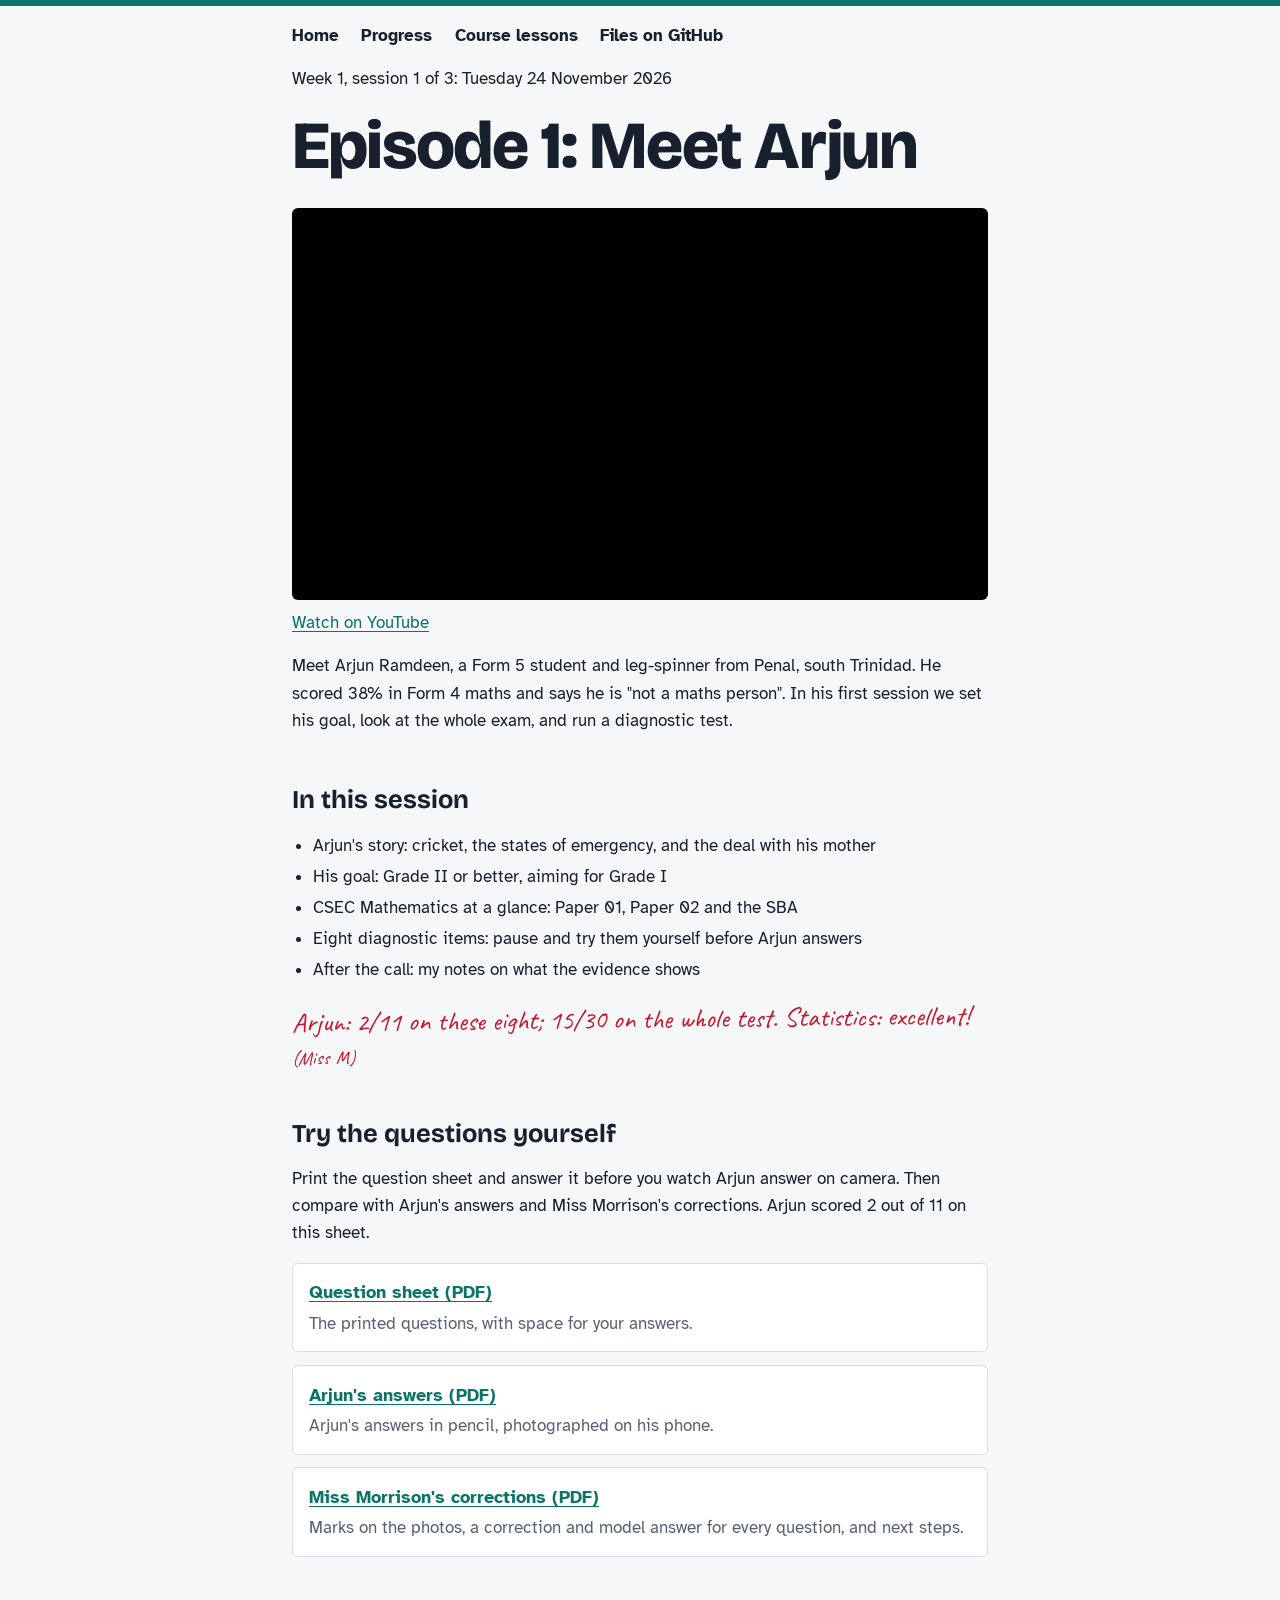
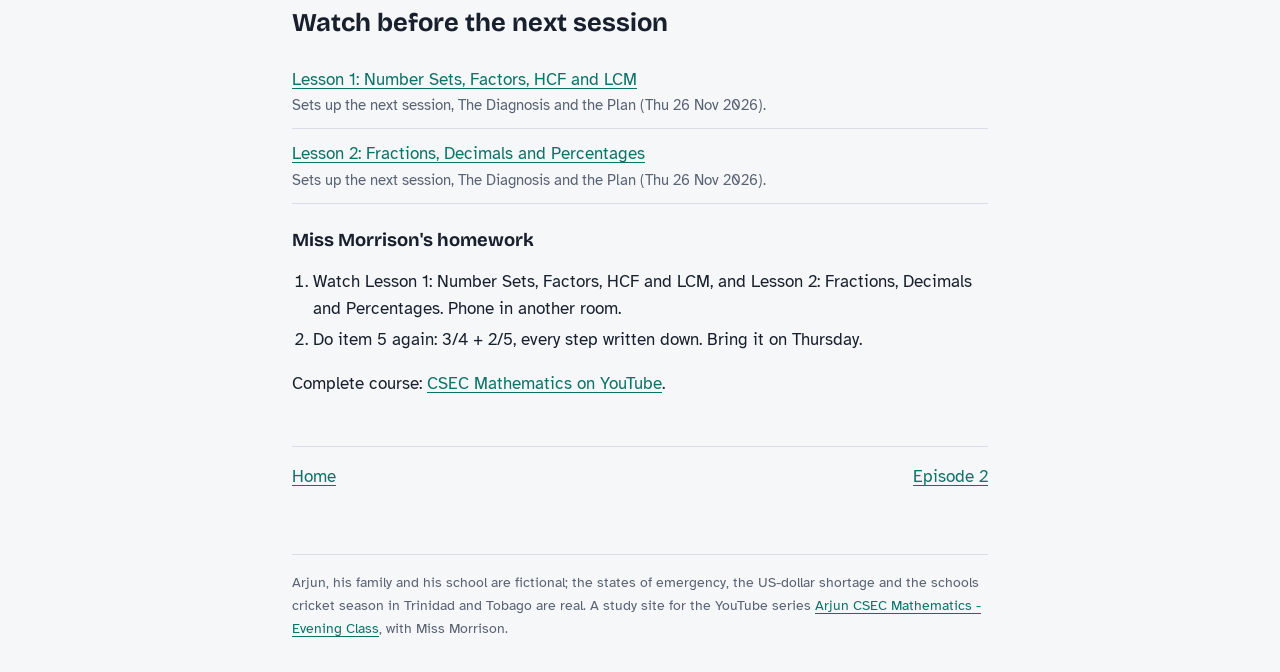
<file: episodes/ep-01.html>
<!doctype html>
<html lang="en">
<head>
<meta charset="utf-8">
<meta name="viewport" content="width=device-width, initial-scale=1">
<title>Episode 1: Meet Arjun | Arjun Ramdeen</title>
<link rel="preconnect" href="https://fonts.googleapis.com">
<link rel="preconnect" href="https://fonts.gstatic.com" crossorigin>
<link rel="stylesheet" href="https://fonts.googleapis.com/css2?family=Atkinson+Hyperlegible:ital,wght@0,400;0,700;1,400&family=Bricolage+Grotesque:opsz,wght@12..96,600;12..96,800&family=Caveat:wght@600&display=swap">
<link rel="stylesheet" href="../assets/site.css">
<style>:root { --accent: #0c7368; --accent-soft: #d9efec; }
@media (prefers-color-scheme: dark) { :root { --accent-soft: #262a33; } }</style>
<script data-goatcounter="https://csecgym-arjun.goatcounter.com/count" async src="https://gc.zgo.at/count.js"></script>
</head>
<body class="top">
<div class="wrap">
<nav class="nav" aria-label="Site"><a href="../index.html">Home</a><a href="../index.html#road">Progress</a><a href="../course.html">Course lessons</a><a href="https://github.com/csecgym/arjun.csec.2027.mathematics">Files on GitHub</a></nav>
<p class="when">Week 1, session 1 of 3: Tuesday 24 November 2026</p>
<h1>Episode 1: Meet Arjun</h1>
<div class="video"><iframe src="https://www.youtube-nocookie.com/embed/5dQSkQsDX9I" title="Episode 1: Meet Arjun" allow="encrypted-media; picture-in-picture" referrerpolicy="strict-origin-when-cross-origin" allowfullscreen loading="lazy"></iframe></div>
<p><a href="https://youtu.be/5dQSkQsDX9I">Watch on YouTube</a></p>
<p>Meet Arjun Ramdeen, a Form 5 student and leg-spinner from Penal, south Trinidad. He scored 38% in Form 4 maths and says he is &quot;not a maths person&quot;. In his first session we set his goal, look at the whole exam, and run a diagnostic test.</p>
<h2>In this session</h2>
<ul><li>Arjun&#x27;s story: cricket, the states of emergency, and the deal with his mother</li><li>His goal: Grade II or better, aiming for Grade I</li><li>CSEC Mathematics at a glance: Paper 01, Paper 02 and the SBA</li><li>Eight diagnostic items: pause and try them yourself before Arjun answers</li><li>After the call: my notes on what the evidence shows</li></ul>
<p class="note">Arjun: 2/11 on these eight; 15/30 on the whole test. Statistics: excellent!</p>
<h2>Try the questions yourself</h2>
<p>Print the question sheet and answer it before you watch Arjun answer on camera. Then compare with Arjun's answers and Miss Morrison's corrections. Arjun scored 2 out of 11 on this sheet.</p>
<ul class="sheets"><li><a href="../sheets/ep-01-question-sheet.pdf">Question sheet (PDF)</a><p>The printed questions, with space for your answers.</p></li><li><a href="../sheets/ep-01-answers.pdf">Arjun&#x27;s answers (PDF)</a><p>Arjun&#x27;s answers in pencil, photographed on his phone.</p></li><li><a href="../sheets/ep-01-corrections.pdf">Miss Morrison&#x27;s corrections (PDF)</a><p>Marks on the photos, a correction and model answer for every question, and next steps.</p></li></ul>
<h2>Watch before the next session</h2>
<ul class="lessons"><li><a href="https://youtu.be/4TbGLOBE1W4">Lesson 1: Number Sets, Factors, HCF and LCM</a><span class="why">Sets up the next session, The Diagnosis and the Plan (Thu 26 Nov 2026).</span></li><li><a href="https://youtu.be/-sMInE3QpkY">Lesson 2: Fractions, Decimals and Percentages</a><span class="why">Sets up the next session, The Diagnosis and the Plan (Thu 26 Nov 2026).</span></li></ul>
<h3>Miss Morrison's homework</h3><ol><li>Watch Lesson 1: Number Sets, Factors, HCF and LCM, and Lesson 2: Fractions, Decimals and Percentages. Phone in another room.</li><li>Do item 5 again: 3/4 + 2/5, every step written down. Bring it on Thursday.</li></ol>
<p>Complete course: <a href="https://www.youtube.com/playlist?list=PLUVKbsZosp2Q">CSEC Mathematics on YouTube</a>.</p>
<nav class="pager" aria-label="Episodes"><a href="../index.html">Home</a><a href="ep-02.html">Episode 2</a></nav>
<footer>Arjun, his family and his school are fictional; the states of emergency, the US-dollar shortage and the schools cricket season in Trinidad and Tobago are real. A study site for the YouTube series <a href="https://www.youtube.com/playlist?list=PLBsG3tuxOrZE">Arjun CSEC Mathematics - Evening Class</a>, with Miss Morrison.</footer>
</div>
</body>
</html>
</file>
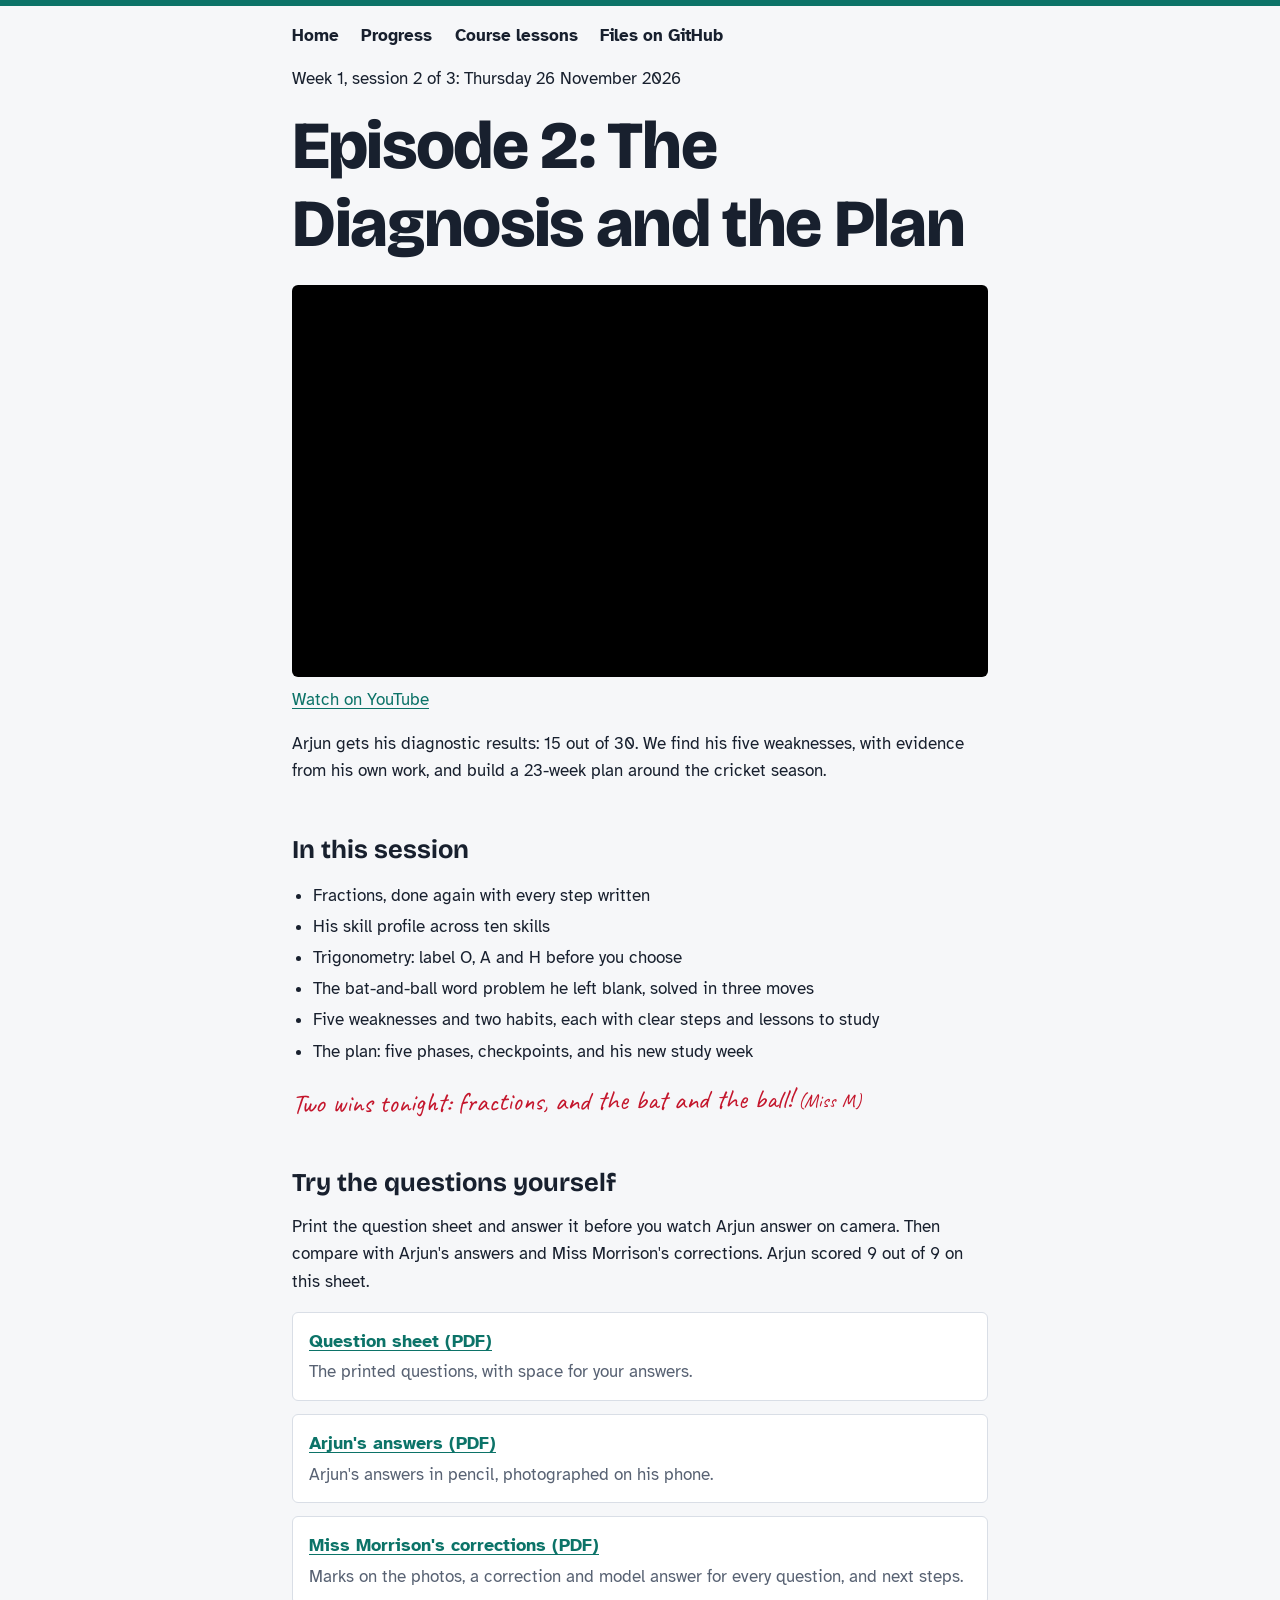
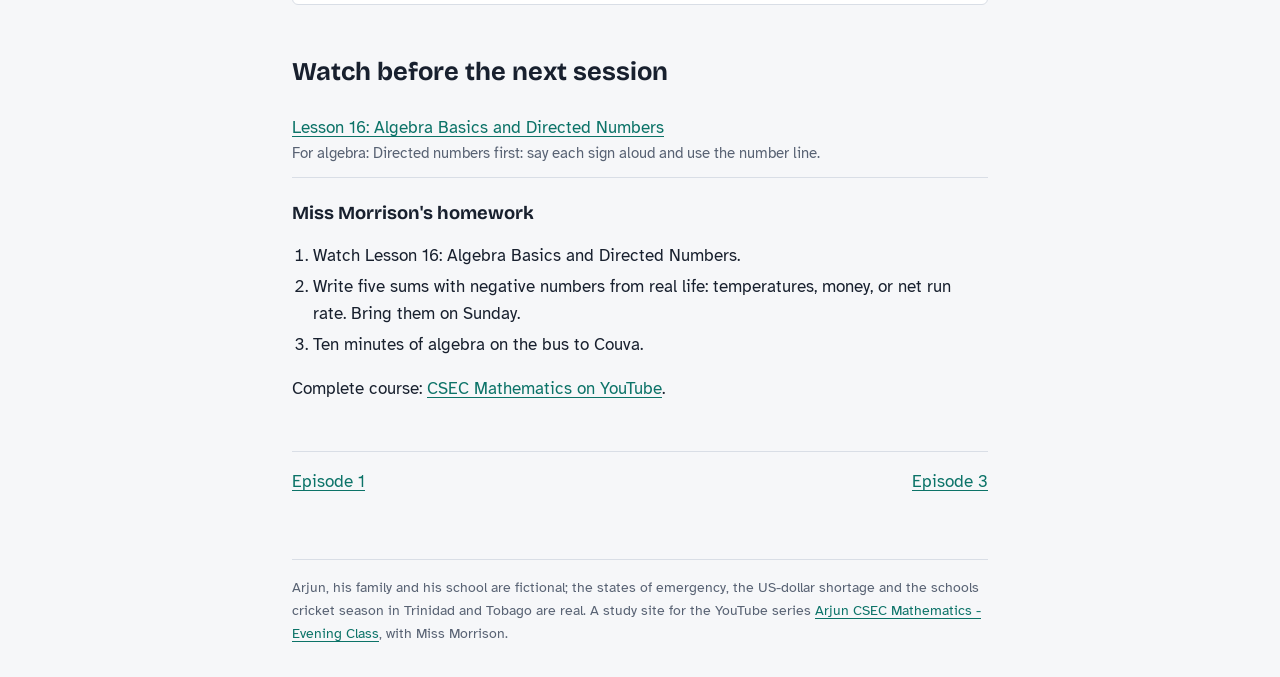
<file: episodes/ep-02.html>
<!doctype html>
<html lang="en">
<head>
<meta charset="utf-8">
<meta name="viewport" content="width=device-width, initial-scale=1">
<title>Episode 2: The Diagnosis and the Plan | Arjun Ramdeen</title>
<link rel="preconnect" href="https://fonts.googleapis.com">
<link rel="preconnect" href="https://fonts.gstatic.com" crossorigin>
<link rel="stylesheet" href="https://fonts.googleapis.com/css2?family=Atkinson+Hyperlegible:ital,wght@0,400;0,700;1,400&family=Bricolage+Grotesque:opsz,wght@12..96,600;12..96,800&family=Caveat:wght@600&display=swap">
<link rel="stylesheet" href="../assets/site.css">
<style>:root { --accent: #0c7368; --accent-soft: #d9efec; }
@media (prefers-color-scheme: dark) { :root { --accent-soft: #262a33; } }</style>
<script data-goatcounter="https://csecgym-arjun.goatcounter.com/count" async src="https://gc.zgo.at/count.js"></script>
</head>
<body class="top">
<div class="wrap">
<nav class="nav" aria-label="Site"><a href="../index.html">Home</a><a href="../index.html#road">Progress</a><a href="../course.html">Course lessons</a><a href="https://github.com/csecgym/arjun.csec.2027.mathematics">Files on GitHub</a></nav>
<p class="when">Week 1, session 2 of 3: Thursday 26 November 2026</p>
<h1>Episode 2: The Diagnosis and the Plan</h1>
<div class="video"><iframe src="https://www.youtube-nocookie.com/embed/w1uvTgH3cBQ" title="Episode 2: The Diagnosis and the Plan" allow="encrypted-media; picture-in-picture" referrerpolicy="strict-origin-when-cross-origin" allowfullscreen loading="lazy"></iframe></div>
<p><a href="https://youtu.be/w1uvTgH3cBQ">Watch on YouTube</a></p>
<p>Arjun gets his diagnostic results: 15 out of 30. We find his five weaknesses, with evidence from his own work, and build a 23-week plan around the cricket season.</p>
<h2>In this session</h2>
<ul><li>Fractions, done again with every step written</li><li>His skill profile across ten skills</li><li>Trigonometry: label O, A and H before you choose</li><li>The bat-and-ball word problem he left blank, solved in three moves</li><li>Five weaknesses and two habits, each with clear steps and lessons to study</li><li>The plan: five phases, checkpoints, and his new study week</li></ul>
<p class="note">Two wins tonight: fractions, and the bat and the ball!</p>
<h2>Try the questions yourself</h2>
<p>Print the question sheet and answer it before you watch Arjun answer on camera. Then compare with Arjun's answers and Miss Morrison's corrections. Arjun scored 9 out of 9 on this sheet.</p>
<ul class="sheets"><li><a href="../sheets/ep-02-question-sheet.pdf">Question sheet (PDF)</a><p>The printed questions, with space for your answers.</p></li><li><a href="../sheets/ep-02-answers.pdf">Arjun&#x27;s answers (PDF)</a><p>Arjun&#x27;s answers in pencil, photographed on his phone.</p></li><li><a href="../sheets/ep-02-corrections.pdf">Miss Morrison&#x27;s corrections (PDF)</a><p>Marks on the photos, a correction and model answer for every question, and next steps.</p></li></ul>
<h2>Watch before the next session</h2>
<ul class="lessons"><li><a href="https://youtu.be/4-Zzax2aoyw">Lesson 16: Algebra Basics and Directed Numbers</a><span class="why">For algebra: Directed numbers first: say each sign aloud and use the number line.</span></li></ul>
<h3>Miss Morrison's homework</h3><ol><li>Watch Lesson 16: Algebra Basics and Directed Numbers.</li><li>Write five sums with negative numbers from real life: temperatures, money, or net run rate. Bring them on Sunday.</li><li>Ten minutes of algebra on the bus to Couva.</li></ol>
<p>Complete course: <a href="https://www.youtube.com/playlist?list=PLUVKbsZosp2Q">CSEC Mathematics on YouTube</a>.</p>
<nav class="pager" aria-label="Episodes"><a href="ep-01.html">Episode 1</a><a href="ep-03.html">Episode 3</a></nav>
<footer>Arjun, his family and his school are fictional; the states of emergency, the US-dollar shortage and the schools cricket season in Trinidad and Tobago are real. A study site for the YouTube series <a href="https://www.youtube.com/playlist?list=PLBsG3tuxOrZE">Arjun CSEC Mathematics - Evening Class</a>, with Miss Morrison.</footer>
</div>
</body>
</html>
</file>
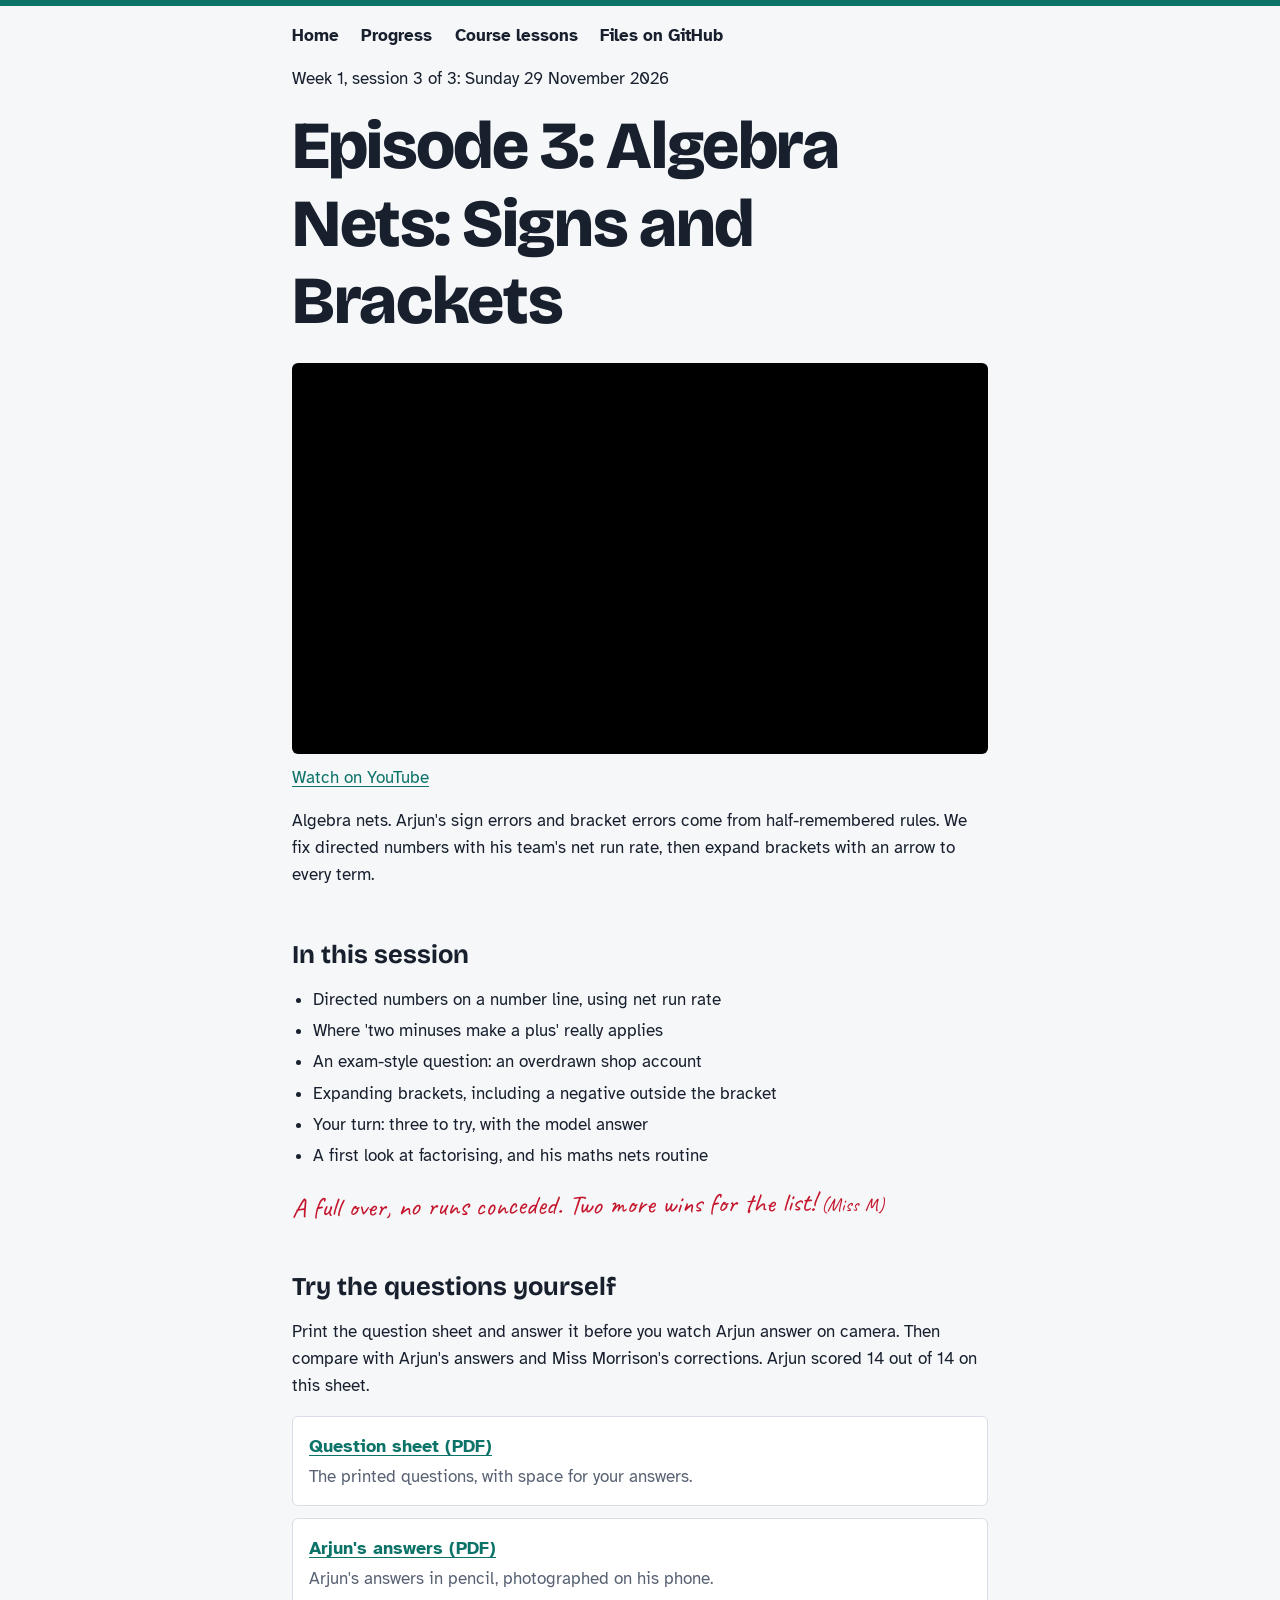
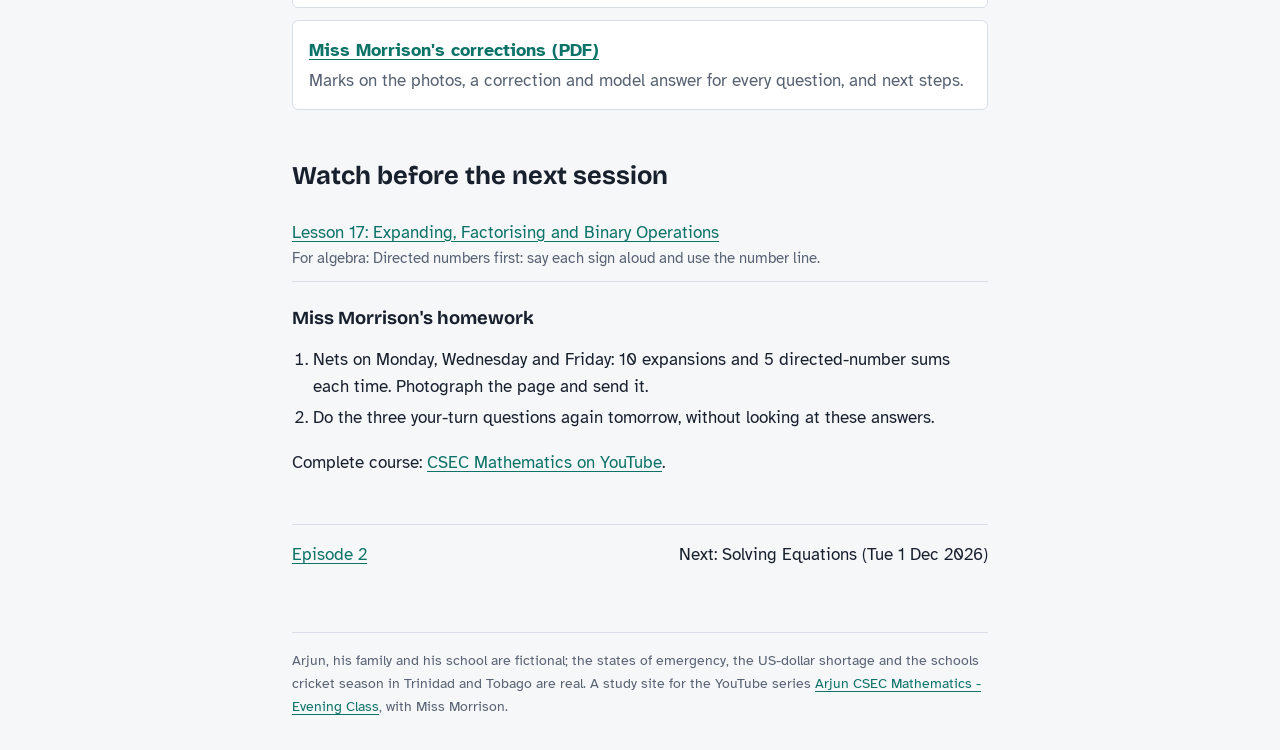
<file: episodes/ep-03.html>
<!doctype html>
<html lang="en">
<head>
<meta charset="utf-8">
<meta name="viewport" content="width=device-width, initial-scale=1">
<title>Episode 3: Algebra Nets: Signs and Brackets | Arjun Ramdeen</title>
<link rel="preconnect" href="https://fonts.googleapis.com">
<link rel="preconnect" href="https://fonts.gstatic.com" crossorigin>
<link rel="stylesheet" href="https://fonts.googleapis.com/css2?family=Atkinson+Hyperlegible:ital,wght@0,400;0,700;1,400&family=Bricolage+Grotesque:opsz,wght@12..96,600;12..96,800&family=Caveat:wght@600&display=swap">
<link rel="stylesheet" href="../assets/site.css">
<style>:root { --accent: #0c7368; --accent-soft: #d9efec; }
@media (prefers-color-scheme: dark) { :root { --accent-soft: #262a33; } }</style>
<script data-goatcounter="https://csecgym-arjun.goatcounter.com/count" async src="https://gc.zgo.at/count.js"></script>
</head>
<body class="top">
<div class="wrap">
<nav class="nav" aria-label="Site"><a href="../index.html">Home</a><a href="../index.html#road">Progress</a><a href="../course.html">Course lessons</a><a href="https://github.com/csecgym/arjun.csec.2027.mathematics">Files on GitHub</a></nav>
<p class="when">Week 1, session 3 of 3: Sunday 29 November 2026</p>
<h1>Episode 3: Algebra Nets: Signs and Brackets</h1>
<div class="video"><iframe src="https://www.youtube-nocookie.com/embed/j2Y8B9SZfEg" title="Episode 3: Algebra Nets: Signs and Brackets" allow="encrypted-media; picture-in-picture" referrerpolicy="strict-origin-when-cross-origin" allowfullscreen loading="lazy"></iframe></div>
<p><a href="https://youtu.be/j2Y8B9SZfEg">Watch on YouTube</a></p>
<p>Algebra nets. Arjun&#x27;s sign errors and bracket errors come from half-remembered rules. We fix directed numbers with his team&#x27;s net run rate, then expand brackets with an arrow to every term.</p>
<h2>In this session</h2>
<ul><li>Directed numbers on a number line, using net run rate</li><li>Where &#x27;two minuses make a plus&#x27; really applies</li><li>An exam-style question: an overdrawn shop account</li><li>Expanding brackets, including a negative outside the bracket</li><li>Your turn: three to try, with the model answer</li><li>A first look at factorising, and his maths nets routine</li></ul>
<p class="note">A full over, no runs conceded. Two more wins for the list!</p>
<h2>Try the questions yourself</h2>
<p>Print the question sheet and answer it before you watch Arjun answer on camera. Then compare with Arjun's answers and Miss Morrison's corrections. Arjun scored 14 out of 14 on this sheet.</p>
<ul class="sheets"><li><a href="../sheets/ep-03-question-sheet.pdf">Question sheet (PDF)</a><p>The printed questions, with space for your answers.</p></li><li><a href="../sheets/ep-03-answers.pdf">Arjun&#x27;s answers (PDF)</a><p>Arjun&#x27;s answers in pencil, photographed on his phone.</p></li><li><a href="../sheets/ep-03-corrections.pdf">Miss Morrison&#x27;s corrections (PDF)</a><p>Marks on the photos, a correction and model answer for every question, and next steps.</p></li></ul>
<h2>Watch before the next session</h2>
<ul class="lessons"><li><a href="https://youtu.be/uGooCxmFCk0">Lesson 17: Expanding, Factorising and Binary Operations</a><span class="why">For algebra: Directed numbers first: say each sign aloud and use the number line.</span></li></ul>
<h3>Miss Morrison's homework</h3><ol><li>Nets on Monday, Wednesday and Friday: 10 expansions and 5 directed-number sums each time. Photograph the page and send it.</li><li>Do the three your-turn questions again tomorrow, without looking at these answers.</li></ol>
<p>Complete course: <a href="https://www.youtube.com/playlist?list=PLUVKbsZosp2Q">CSEC Mathematics on YouTube</a>.</p>
<nav class="pager" aria-label="Episodes"><a href="ep-02.html">Episode 2</a><span>Next: Solving Equations (Tue 1 Dec 2026)</span></nav>
<footer>Arjun, his family and his school are fictional; the states of emergency, the US-dollar shortage and the schools cricket season in Trinidad and Tobago are real. A study site for the YouTube series <a href="https://www.youtube.com/playlist?list=PLBsG3tuxOrZE">Arjun CSEC Mathematics - Evening Class</a>, with Miss Morrison.</footer>
</div>
</body>
</html>
</file>
<file: assets/site.css>
:root {
  --ink: #18202e;
  --muted: #586273;
  --paper: #f6f7f9;
  --card: #ffffff;
  --rule: #d9dee6;
  --red: #c4162c;
  --accent: #a82c62;
  --accent-soft: #f6e1ea;
  --measure: 46rem;
}
@media (prefers-color-scheme: dark) {
  :root {
    --ink: #e8ebf0;
    --muted: #a3adbb;
    --paper: #141922;
    --card: #1c2330;
    --rule: #2e3746;
    --red: #ff7183;
    --accent-soft: #2a2230;
  }
}
* { box-sizing: border-box; }
html { -webkit-text-size-adjust: 100%; }
body {
  margin: 0;
  background: var(--paper);
  color: var(--ink);
  font: 1.0625rem/1.6 "Atkinson Hyperlegible", system-ui, sans-serif;
}
a { color: var(--accent); text-underline-offset: 0.18em; }
a:focus-visible, summary:focus-visible { outline: 3px solid var(--accent); outline-offset: 3px; border-radius: 2px; }
h1, h2, h3 { font-family: "Bricolage Grotesque", system-ui, sans-serif; line-height: 1.15; margin: 0; }
h1 { font-size: clamp(2.4rem, 7vw, 4.2rem); font-weight: 800; letter-spacing: -0.02em; }
h2 { font-size: 1.6rem; font-weight: 700; margin: 3.2rem 0 1rem; }
h3 { font-size: 1.15rem; font-weight: 700; margin: 1.6rem 0 0.4rem; }
p { margin: 0 0 1rem; }
ul, ol { padding-left: 1.3rem; }
li { margin: 0.25rem 0; }

.wrap { max-width: var(--measure); margin: 0 auto; padding: 0 1.25rem; }
.top { border-top: 6px solid var(--accent); }
.nav { display: flex; flex-wrap: wrap; gap: 0.4rem 1.4rem; padding: 1rem 0; font-weight: 700; }
.nav a { color: var(--ink); text-decoration: none; }
.nav a:hover, .nav a[aria-current] { color: var(--accent); text-decoration: underline; }

/* home hero: the student, then the cover from the YouTube playlist */
.hero { padding: 1.5rem 0 0.5rem; }
.hero .who { font-size: 1.2rem; color: var(--muted); max-width: 38rem; margin-top: 0.8rem; }
.hero img { width: 100%; height: auto; display: block; border-radius: 6px; margin: 1.6rem 0 1.2rem; }
.goal { font-size: 1.15rem; border-left: 4px solid var(--accent); padding-left: 0.9rem; }
.links { display: flex; flex-wrap: wrap; gap: 0.75rem; margin: 1.2rem 0 0; }
.button {
  display: inline-block; padding: 0.6rem 1rem; border-radius: 6px; font-weight: 700; text-decoration: none;
  background: var(--accent); color: #fff;
}
.button.quiet { background: transparent; color: var(--accent); box-shadow: inset 0 0 0 2px var(--accent); }

/* Miss Morrison's red pen */
.note {
  font-family: "Caveat", cursive; font-size: 1.7rem; line-height: 1.2; color: var(--red);
  margin: 1.2rem 0; transform: rotate(-0.6deg);
}
.note::after { content: " (Miss M)"; font-size: 1.2rem; }

/* the road: every session, oldest first, to the exam */
.status { font-size: 1.15rem; }
.road { list-style: none; padding: 0; margin: 1.5rem 0 0; position: relative; }
.road::before {
  content: ""; position: absolute; left: 0.55rem; top: 0.6rem; bottom: 0.6rem; width: 3px; background: var(--rule);
}
.road li { position: relative; padding: 0 0 1.1rem 2.4rem; margin: 0; }
.road li::before {
  content: ""; position: absolute; left: 0.12rem; top: 0.35rem; width: 0.9rem; height: 0.9rem; border-radius: 50%;
  background: var(--paper); border: 3px solid var(--rule);
}
.road li.done::before { background: var(--accent); border-color: var(--accent); }
.road li.done::after {
  content: ""; position: absolute; left: 0.55rem; top: -1rem; height: calc(100% + 0.2rem); width: 3px;
  background: var(--accent); z-index: -1;
}
.road li.next::before { border-color: var(--accent); }
.road li.phase { padding-top: 1rem; }
.road li.phase::before { display: none; }
.road li.phase h3 { margin: 0; color: var(--muted); font-size: 1rem; }
.road li.exam::before { width: 1.4rem; height: 1.4rem; left: -0.12rem; background: var(--ink); border-color: var(--ink); border-radius: 3px; }
.road .when { color: var(--muted); font-size: 0.95rem; }
.road .title { font-weight: 700; }
.road .focus { color: var(--muted); font-size: 0.95rem; }
.road .tag {
  display: inline-block; font-size: 0.8rem; font-weight: 700; padding: 0.05rem 0.45rem; border-radius: 4px;
  background: var(--accent-soft); color: var(--accent); margin-left: 0.3rem;
}
.road .note { font-size: 1.35rem; margin: 0.2rem 0 0; }
.road .note::after { content: ""; }
.road details { margin: 0; }
.road summary { cursor: pointer; color: var(--accent); font-weight: 700; padding: 0.2rem 0 1rem 2.4rem; }

/* skill profile */
.skills { display: grid; grid-template-columns: minmax(9rem, 14rem) 1fr; gap: 0.35rem 1rem; align-items: center; }
.skills .name { font-size: 0.95rem; }
.bar { position: relative; height: 1.1rem; background: var(--rule); border-radius: 3px; }
.bar span { position: absolute; inset: 0 auto 0 0; background: var(--accent); border-radius: 3px; }
.bar.below span { background: var(--muted); }
.bar.notyet span { background: repeating-linear-gradient(45deg, var(--muted) 0 4px, transparent 4px 8px); }
.bar .target { position: absolute; top: -0.25rem; bottom: -0.25rem; width: 2px; background: var(--ink); }
.bar b { position: absolute; right: 0.3rem; top: -0.1rem; font-size: 0.8rem; color: var(--ink); }
.legend { color: var(--muted); font-size: 0.9rem; margin-top: 0.8rem; }

.weak { border-top: 1px solid var(--rule); padding-top: 0.8rem; margin-top: 1rem; }
.weak .evidence { color: var(--muted); }

/* episode pages */
.video { position: relative; aspect-ratio: 16 / 9; margin: 1.4rem 0 0.6rem; background: #000; border-radius: 6px; overflow: hidden; }
.video iframe { position: absolute; inset: 0; width: 100%; height: 100%; border: 0; }
.sheets { list-style: none; padding: 0; display: grid; gap: 0.8rem; }
.sheets li { background: var(--card); border: 1px solid var(--rule); border-radius: 6px; padding: 0.9rem 1rem; margin: 0; }
.sheets a { font-weight: 700; font-size: 1.1rem; }
.sheets p { margin: 0.2rem 0 0; color: var(--muted); }
.lessons { list-style: none; padding: 0; }
.lessons li { padding: 0.7rem 0; border-bottom: 1px solid var(--rule); margin: 0; }
.lessons .why { display: block; color: var(--muted); font-size: 0.95rem; }
.pager { display: flex; justify-content: space-between; gap: 1rem; margin: 3rem 0 0; padding-top: 1rem; border-top: 1px solid var(--rule); }

table { border-collapse: collapse; width: 100%; font-size: 0.97rem; }
th, td { text-align: left; padding: 0.45rem 0.5rem 0.45rem 0; border-bottom: 1px solid var(--rule); vertical-align: top; }
th { font-family: "Bricolage Grotesque", system-ui, sans-serif; }
td.n { width: 3rem; color: var(--muted); }

footer { color: var(--muted); font-size: 0.9rem; margin: 4rem 0 2rem; border-top: 1px solid var(--rule); padding-top: 1rem; }

@media (max-width: 34rem) {
  .skills { grid-template-columns: 1fr; gap: 0.15rem; }
  .skills .bar { margin-bottom: 0.5rem; }
}
@media (prefers-reduced-motion: reduce) { * { scroll-behavior: auto !important; } }
</file>
